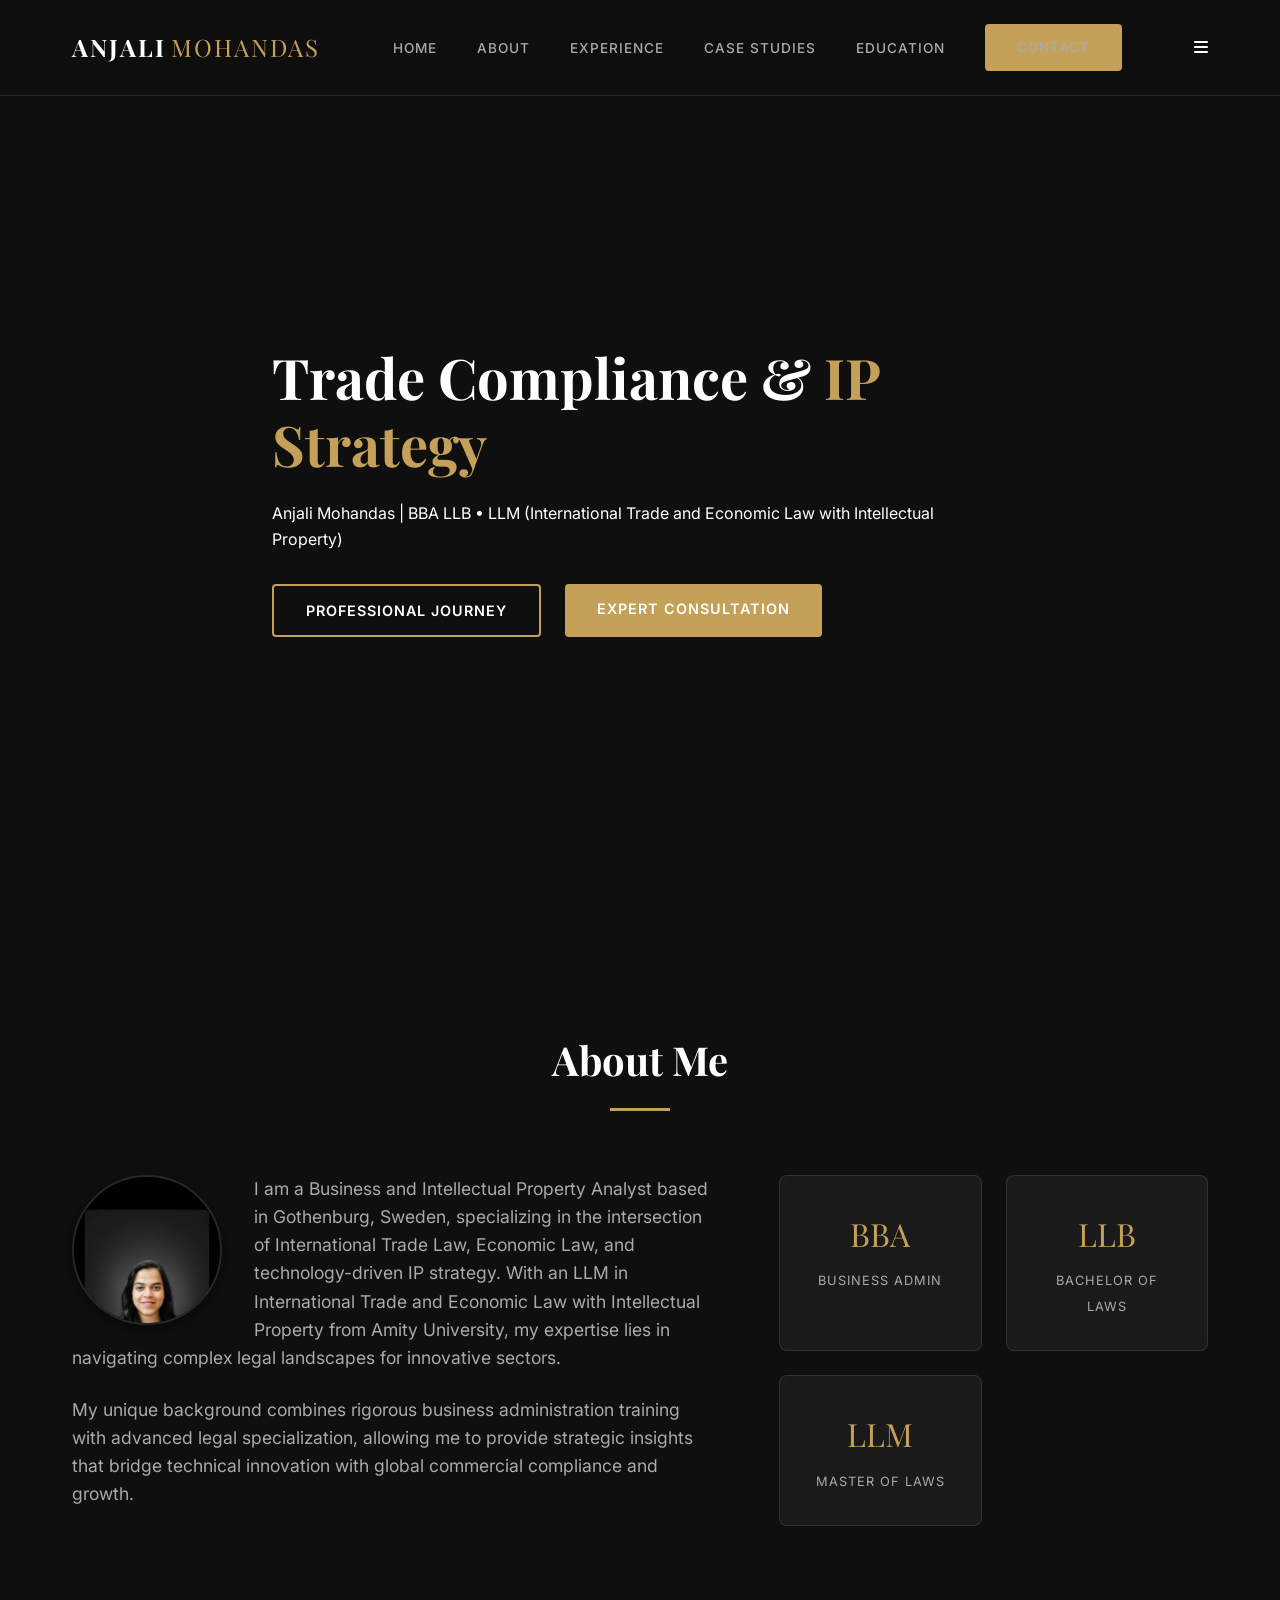
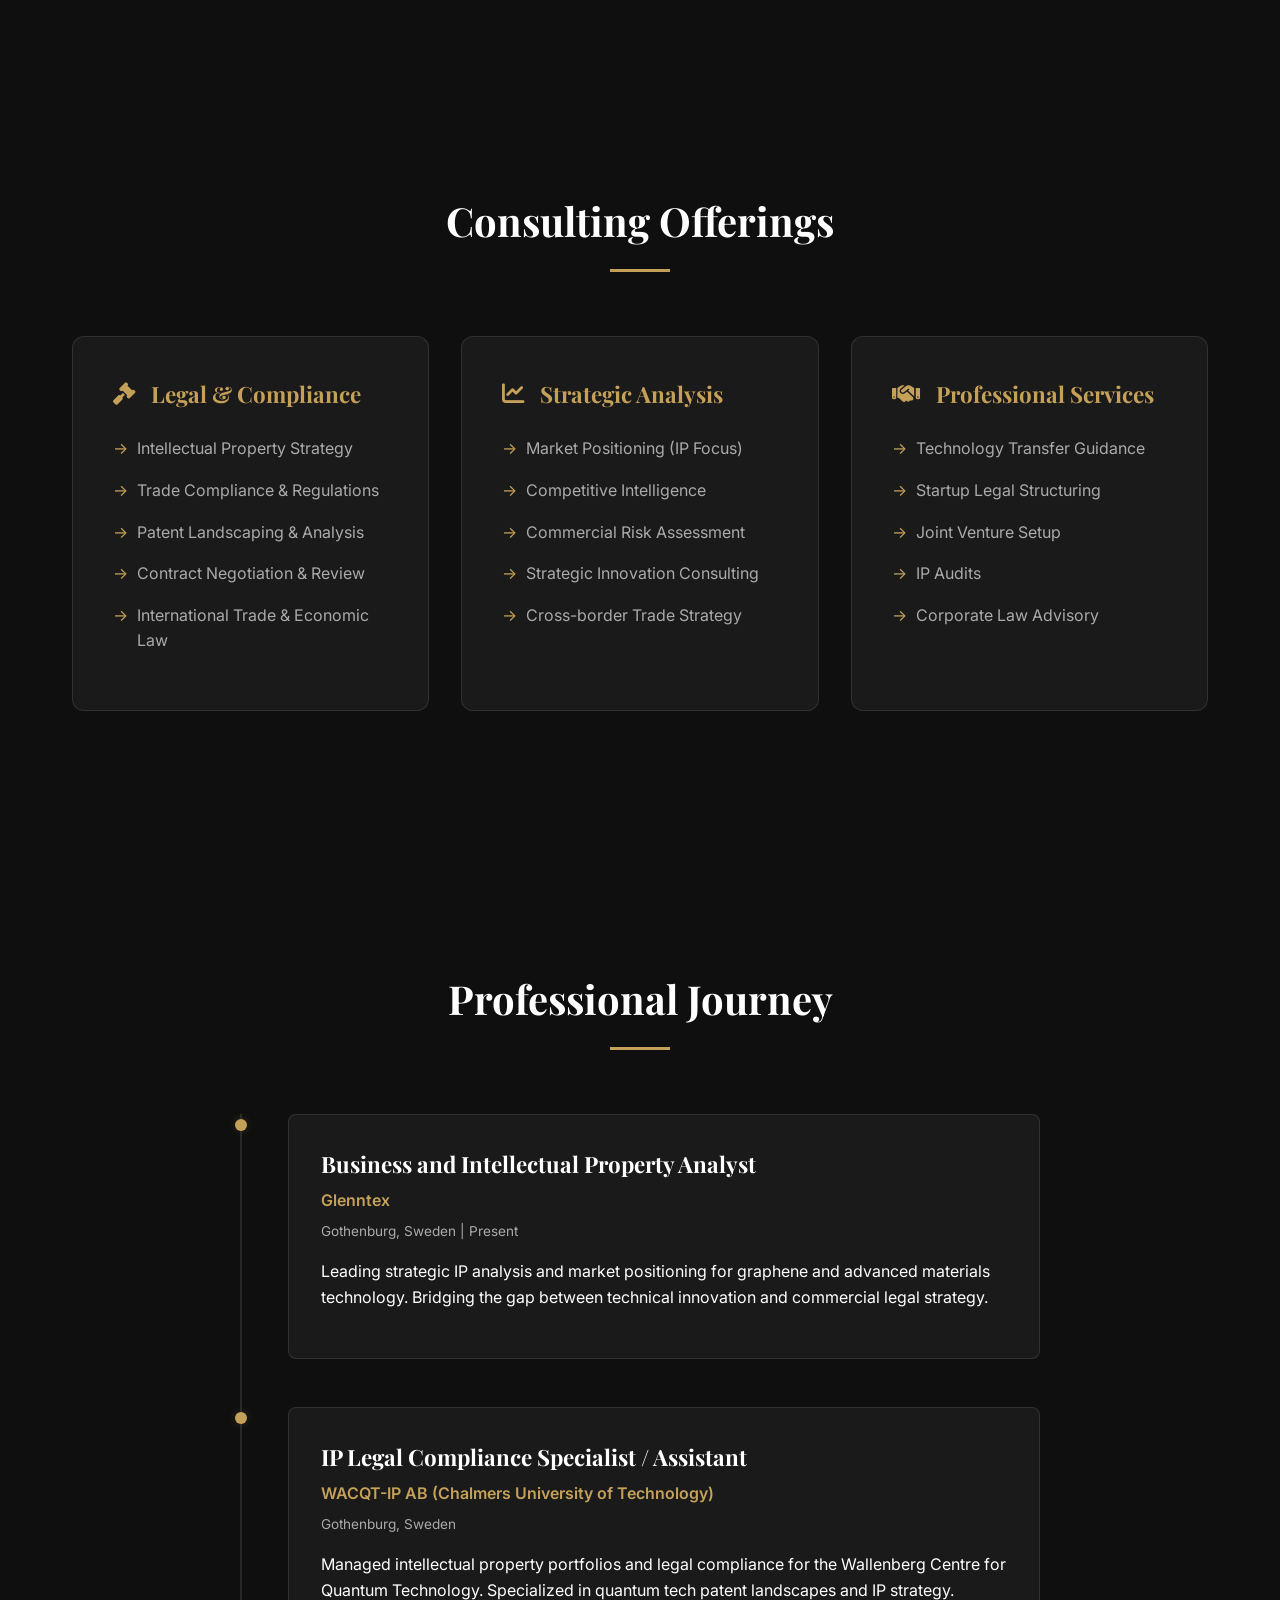
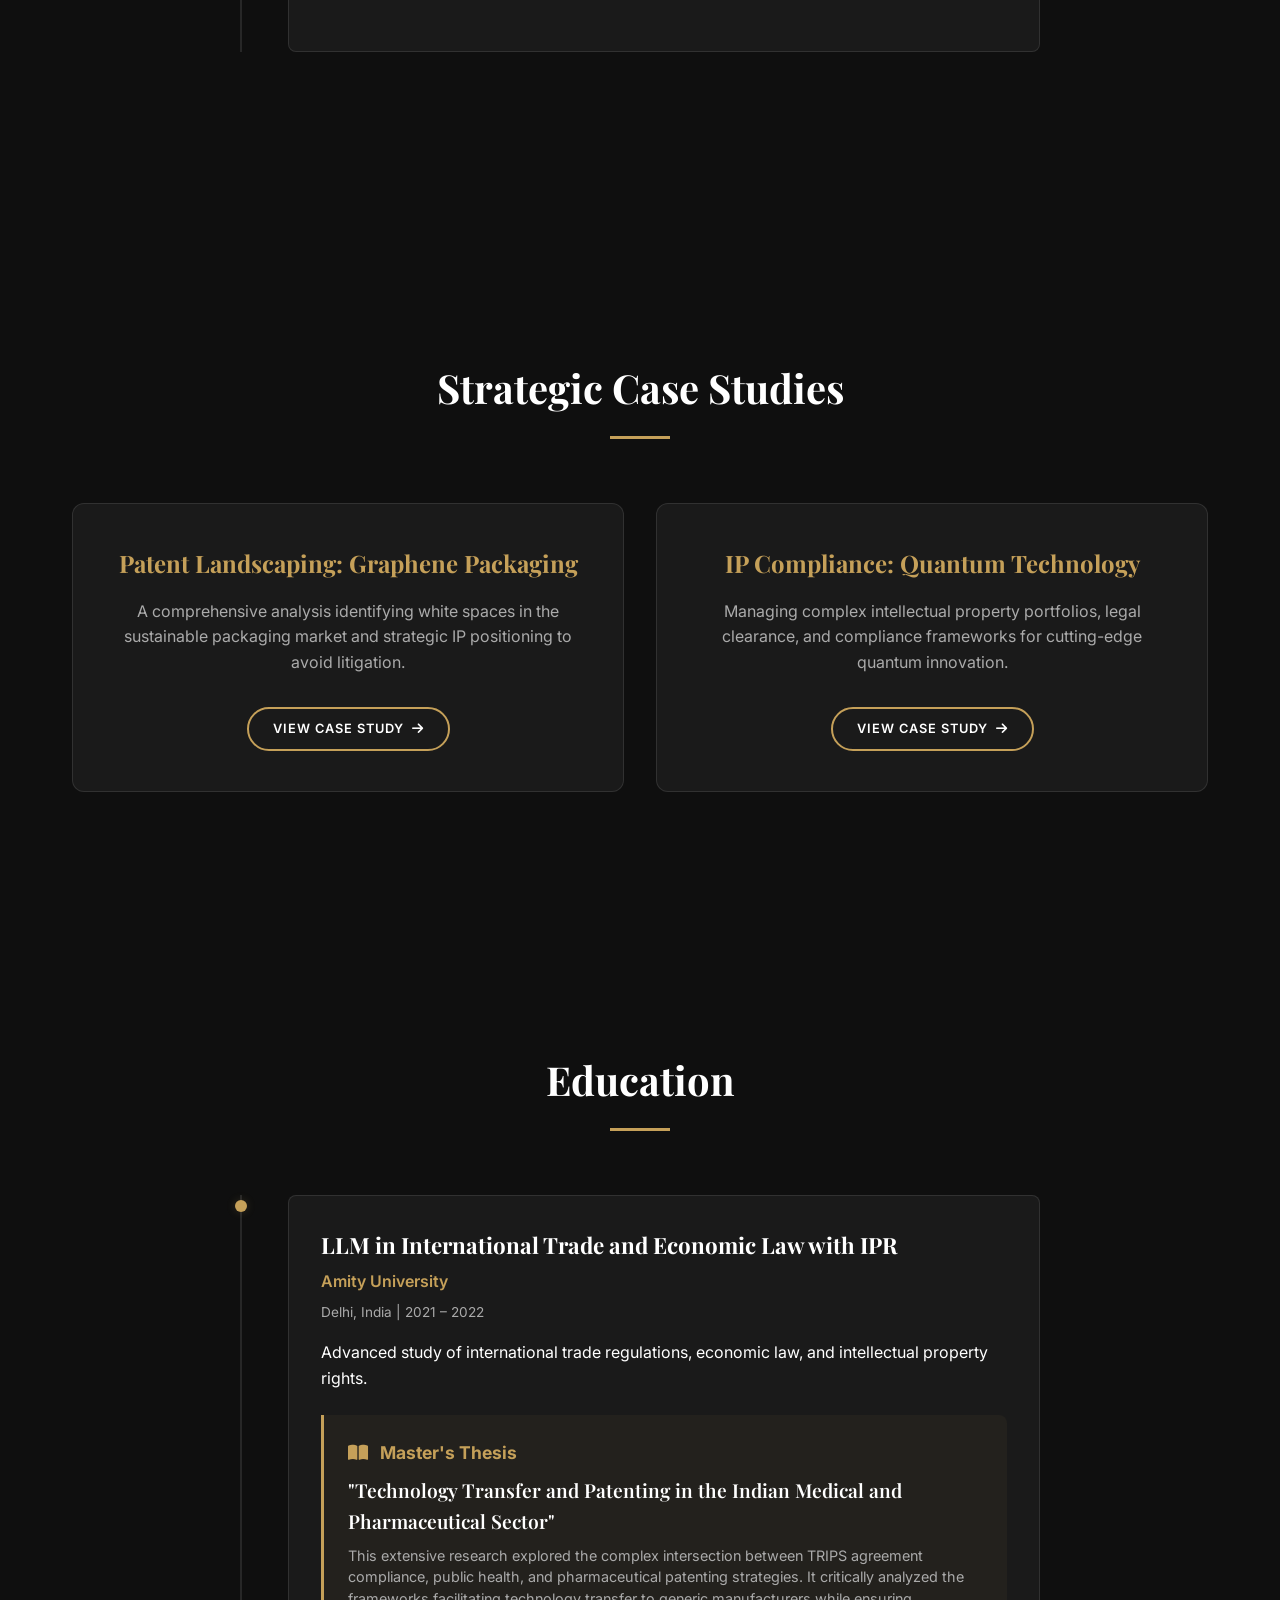
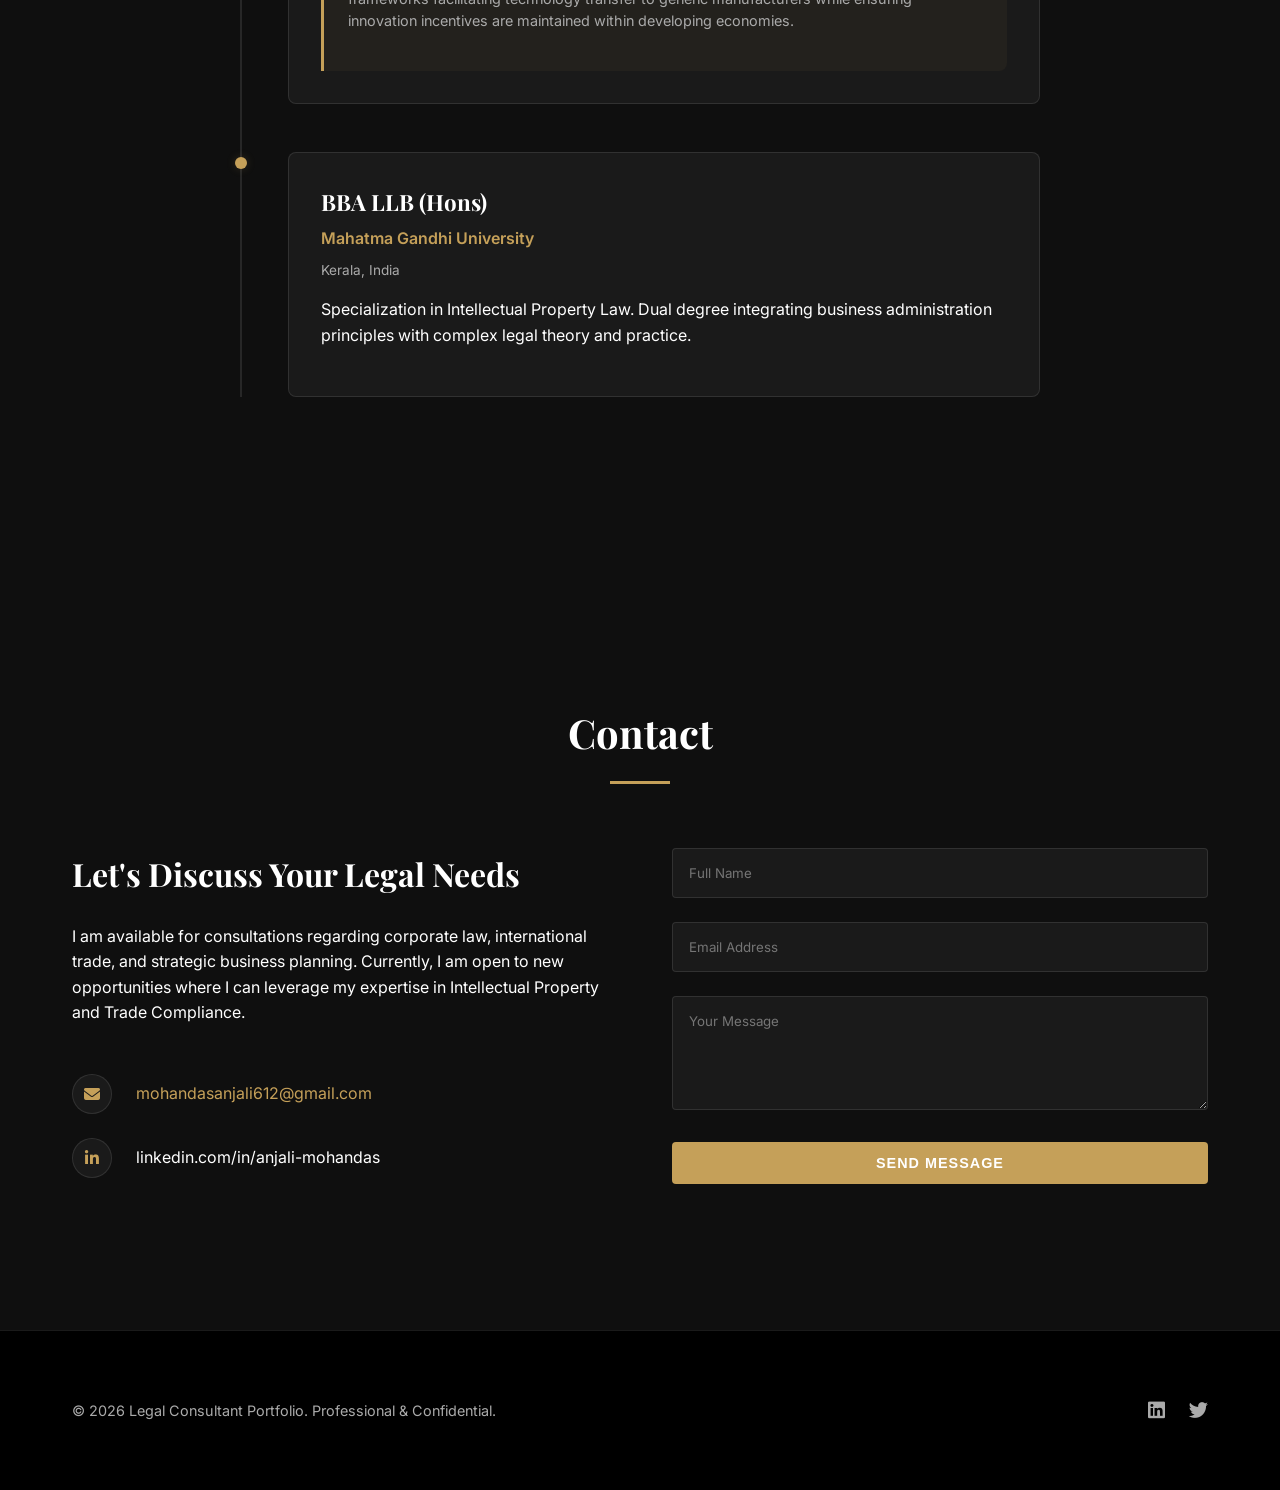
<file: index.html>
<!DOCTYPE html>
<html lang="en">

<head>
    <meta charset="UTF-8">
    <meta name="viewport" content="width=device-width, initial-scale=1.0">
    <meta name="description"
        content="Professional Portfolio of a Legal Consultant (BBA, LLB, LLM). Specialized in international business law and corporate legal strategy.">
    <title>Legal Consultant | Professional Portfolio</title>
    <!-- Google Fonts: Inter and Playfair Display for a premium look -->
    <link rel="preconnect" href="https://fonts.googleapis.com">
    <link rel="preconnect" href="https://fonts.gstatic.com" crossorigin>
    <link
        href="https://fonts.googleapis.com/css2?family=Inter:wght@300;400;600&family=Playfair+Display:ital,wght@0,700;1,700&display=swap"
        rel="stylesheet">
    <!-- Font Awesome for icons -->
    <link rel="stylesheet" href="https://cdnjs.cloudflare.com/ajax/libs/font-awesome/6.4.0/css/all.min.css">
    <link rel="stylesheet" href="style.css">
</head>

<body class="dark-theme">
    <nav class="navbar">
        <div class="container">
            <a href="#" class="logo">ANJALI<span>MOHANDAS</span></a>
            <ul class="nav-links">
                <li><a href="#home">Home</a></li>
                <li><a href="#about">About</a></li>
                <li><a href="#experience">Experience</a></li>
                <li><a href="#case-studies">Case Studies</a></li>
                <li><a href="#education">Education</a></li>
                <li><a href="#contact" class="btn btn-primary">Contact</a></li>
            </ul>
            <div class="menu-toggle">
                <i class="fas fa-bars"></i>
            </div>
        </div>
    </nav>

    <header id="home" class="hero">
        <div class="hero-overlay"></div>
        <div class="container hero-content">
            <h1 class="fade-in">Trade Compliance & <span>IP Strategy</span></h1>
            <p class="fade-in delay-1">Anjali Mohandas | BBA LLB • LLM (International Trade and Economic Law with
                Intellectual Property)</p>
            <div class="hero-btns fade-in delay-2">
                <a href="#experience" class="btn btn-outline">Professional Journey</a>
                <a href="#contact" class="btn btn-primary">Expert Consultation</a>

            </div>
        </div>
    </header>

    <section id="about" class="section about">
        <div class="container">
            <div class="section-header">
                <h2 class="title">About Me</h2>
                <div class="underline"></div>
            </div>
            <div class="about-grid" style="align-items: start;">
                <div class="about-text">
                    <img src="profile.jpg" alt="Anjali Mohandas"
                        style="float: left; width: 150px; height: 150px; border-radius: 50%; object-fit: cover; object-position: center top; margin: 0 2rem 1rem 0; box-shadow: 0 4px 15px rgba(0,0,0,0.5); border: 2px solid var(--border-color);">
                    <p>I am a Business and Intellectual Property Analyst based in Gothenburg, Sweden, specializing in
                        the intersection of International Trade Law, Economic Law, and technology-driven IP strategy.
                        With an
                        LLM in International Trade and Economic Law with Intellectual Property from Amity University, my
                        expertise lies in navigating complex legal
                        landscapes for innovative sectors.</p>
                    <p>My unique background combines rigorous business administration training with advanced legal
                        specialization, allowing me to provide strategic insights that bridge technical innovation with
                        global commercial compliance and growth.</p>
                </div>
                <div class="about-stats">
                    <div class="stat-card">
                        <span class="stat-number">BBA</span>
                        <span class="stat-label">Business Admin</span>
                    </div>
                    <div class="stat-card">
                        <span class="stat-number">LLB</span>
                        <span class="stat-label">Bachelor of Laws</span>
                    </div>
                    <div class="stat-card">
                        <span class="stat-number">LLM</span>
                        <span class="stat-label">Master of Laws</span>
                    </div>
                </div>
            </div>
        </div>
    </section>

    <section id="skills" class="section skills">
        <div class="container">
            <div class="section-header">
                <h2 class="title">Consulting Offerings</h2>
                <div class="underline"></div>
            </div>
            <div class="skills-grid" style="grid-template-columns: repeat(auto-fit, minmax(300px, 1fr)); gap: 2rem;">
                <div class="skill-category"
                    style="background: var(--bg-card); padding: 2.5rem; border-radius: 12px; border: 1px solid var(--border-color); transition: all 0.3s ease;">
                    <h3 style="color: var(--primary-color); font-size: 1.4rem; margin-bottom: 1.5rem;"><i
                            class="fas fa-gavel"></i> Legal & Compliance</h3>
                    <ul class="skill-list">
                        <li>Intellectual Property Strategy</li>
                        <li>Trade Compliance & Regulations</li>
                        <li>Patent Landscaping & Analysis</li>
                        <li>Contract Negotiation & Review</li>
                        <li>International Trade & Economic Law</li>
                    </ul>
                </div>
                <div class="skill-category"
                    style="background: var(--bg-card); padding: 2.5rem; border-radius: 12px; border: 1px solid var(--border-color); transition: all 0.3s ease;">
                    <h3 style="color: var(--primary-color); font-size: 1.4rem; margin-bottom: 1.5rem;"><i
                            class="fas fa-chart-line"></i> Strategic Analysis</h3>
                    <ul class="skill-list">
                        <li>Market Positioning (IP Focus)</li>
                        <li>Competitive Intelligence</li>
                        <li>Commercial Risk Assessment</li>
                        <li>Strategic Innovation Consulting</li>
                        <li>Cross-border Trade Strategy</li>
                    </ul>
                </div>

                <div class="skill-category"
                    style="background: var(--bg-card); padding: 2.5rem; border-radius: 12px; border: 1px solid var(--border-color); transition: all 0.3s ease;">
                    <h3 style="color: var(--primary-color); font-size: 1.4rem; margin-bottom: 1.5rem;"><i
                            class="fas fa-handshake"></i> Professional Services</h3>
                    <ul class="skill-list">
                        <li>Technology Transfer Guidance</li>
                        <li>Startup Legal Structuring</li>
                        <li>Joint Venture Setup</li>
                        <li>IP Audits</li>
                        <li>Corporate Law Advisory</li>
                    </ul>
                </div>
            </div>
        </div>
    </section>

    <section id="experience" class="section experience">
        <div class="container">
            <div class="section-header">
                <h2 class="title">Professional Journey</h2>
                <div class="underline"></div>
            </div>
            <div class="timeline">
                <div class="timeline-item">
                    <div class="timeline-dot"></div>
                    <div class="timeline-content">
                        <h3>Business and Intellectual Property Analyst</h3>
                        <p class="company">Glenntex</p>
                        <p class="date">Gothenburg, Sweden | Present</p>
                        <p>Leading strategic IP analysis and market positioning for graphene and advanced materials
                            technology. Bridging the gap between technical innovation and commercial legal strategy.</p>
                    </div>
                </div>
                <div class="timeline-item">
                    <div class="timeline-dot"></div>
                    <div class="timeline-content">
                        <h3>IP Legal Compliance Specialist / Assistant</h3>
                        <p class="company">WACQT-IP AB (Chalmers University of Technology)</p>
                        <p class="date">Gothenburg, Sweden</p>
                        <p>Managed intellectual property portfolios and legal compliance for the Wallenberg Centre for
                            Quantum Technology. Specialized in quantum tech patent landscapes and IP strategy.</p>
                    </div>
                </div>
            </div>
        </div>
    </section>

    <section id="case-studies" class="section case-studies">
        <div class="container">
            <div class="section-header">
                <h2 class="title">Strategic Case Studies</h2>
                <div class="underline"></div>
            </div>
            <div class="cs-grid"
                style="display: grid; grid-template-columns: repeat(auto-fit, minmax(300px, 1fr)); gap: 2rem;">
                <div class="info-card"
                    style="background: var(--bg-card); padding: 2.5rem; border-radius: 12px; border: 1px solid var(--border-color); text-align: center; transition: all 0.3s ease;">
                    <h3 style="color: var(--primary-color); margin-bottom: 1rem; font-size: 1.5rem;">Patent Landscaping:
                        Graphene Packaging</h3>
                    <p
                        style="color: var(--text-muted); margin-bottom: 2rem; max-width: 600px; margin-left: auto; margin-right: auto; line-height: 1.6;">
                        A comprehensive analysis identifying white spaces in the sustainable packaging market and
                        strategic IP positioning to avoid litigation.</p>
                    <a href="graphene-case-study.html" class="btn btn-outline"
                        style="border-radius: 30px; display: inline-flex; align-items: center; font-size: 0.8rem; padding: 0.6rem 1.5rem;">View
                        Case Study <i class="fas fa-arrow-right" style="margin-left: 8px;"></i></a>
                </div>

                <div class="info-card"
                    style="background: var(--bg-card); padding: 2.5rem; border-radius: 12px; border: 1px solid var(--border-color); text-align: center; transition: all 0.3s ease;">
                    <h3 style="color: var(--primary-color); margin-bottom: 1rem; font-size: 1.5rem;">IP Compliance:
                        Quantum Technology</h3>
                    <p
                        style="color: var(--text-muted); margin-bottom: 2rem; max-width: 600px; margin-left: auto; margin-right: auto; line-height: 1.6;">
                        Managing complex intellectual property portfolios, legal clearance, and compliance frameworks
                        for cutting-edge quantum innovation.</p>
                    <a href="quantum-case-study.html" class="btn btn-outline"
                        style="border-radius: 30px; display: inline-flex; align-items: center; font-size: 0.8rem; padding: 0.6rem 1.5rem;">View
                        Case Study <i class="fas fa-arrow-right" style="margin-left: 8px;"></i></a>
                </div>
            </div>
        </div>
    </section>

    <section id="education" class="section education">
        <div class="container">
            <div class="section-header">
                <h2 class="title">Education</h2>
                <div class="underline"></div>
            </div>
            <div class="timeline">
                <div class="timeline-item">
                    <div class="timeline-dot"></div>
                    <div class="timeline-content">
                        <h3>LLM in International Trade and Economic Law with IPR</h3>
                        <p class="company">Amity University</p>
                        <p class="date">Delhi, India | 2021 – 2022</p>
                        <p>Advanced study of international trade regulations, economic law, and intellectual property
                            rights.</p>

                        <!-- Master's Thesis Highlight -->
                        <div
                            style="margin-top: 1.5rem; background: rgba(197, 160, 89, 0.05); border-left: 3px solid var(--primary-color); padding: 1.5rem; border-radius: 0 8px 8px 0;">
                            <h4 style="color: var(--primary-color); margin-bottom: 0.5rem; font-size: 1.1rem;"><i
                                    class="fas fa-book-open" style="margin-right: 8px;"></i> Master's Thesis</h4>
                            <p
                                style="font-weight: 600; font-family: 'Playfair Display', serif; font-size: 1.2rem; margin-bottom: 0.5rem;">
                                "Technology Transfer and Patenting in the Indian Medical and Pharmaceutical Sector"</p>
                            <p style="font-size: 0.9rem; color: var(--text-muted); line-height: 1.5;">This extensive
                                research explored the complex intersection between TRIPS agreement compliance, public
                                health, and pharmaceutical patenting strategies. It critically analyzed the frameworks
                                facilitating technology transfer to generic manufacturers while ensuring innovation
                                incentives are maintained within developing economies.</p>
                        </div>
                    </div>
                </div>
                <div class="timeline-item">
                    <div class="timeline-dot"></div>
                    <div class="timeline-content">
                        <h3>BBA LLB (Hons)</h3>
                        <p class="company">Mahatma Gandhi University</p>
                        <p class="date">Kerala, India</p>
                        <p>Specialization in Intellectual Property Law. Dual degree integrating business administration
                            principles with complex legal theory and practice.</p>
                    </div>
                </div>
            </div>
        </div>
    </section>

    <section id="contact" class="section contact">
        <div class="container">
            <div class="section-header">
                <h2 class="title">Contact</h2>
                <div class="underline"></div>
            </div>
            <div class="contact-wrapper">
                <div class="contact-info">
                    <h3>Let's Discuss Your Legal Needs</h3>
                    <p>I am available for consultations regarding corporate law, international trade, and strategic
                        business planning. Currently, I am open to new opportunities where I can leverage my expertise
                        in Intellectual Property and Trade Compliance.</p>
                    <div class="contact-details">
                        <div class="detail-item">
                            <i class="fas fa-envelope"></i>
                            <span>mohandasanjali612@gmail.com</span>
                        </div>
                        <div class="detail-item">
                            <i class="fab fa-linkedin-in"></i>
                            <a href="https://www.linkedin.com/in/anjali-mohandas/" target="_blank"
                                class="contact-link">linkedin.com/in/anjali-mohandas</a>
                        </div>
                    </div>
                </div>
                <form class="contact-form" action="https://formspree.io/f/xyzkpzro" method="POST">
                    <div class="form-group">
                        <input type="text" name="name" placeholder="Full Name" required>
                    </div>
                    <div class="form-group">
                        <input type="email" name="email" placeholder="Email Address" required>
                    </div>
                    <div class="form-group">
                        <textarea name="message" placeholder="Your Message" rows="5" required></textarea>
                    </div>
                    <button type="submit" class="btn btn-primary full-width">Send Message</button>
                </form>
            </div>
        </div>
    </section>

    <footer class="footer">
        <div class="container">
            <div class="footer-content">
                <p>&copy; 2026 Legal Consultant Portfolio. Professional & Confidential.</p>
                <div class="social-links">
                    <a href="#"><i class="fab fa-linkedin"></i></a>
                    <a href="#"><i class="fab fa-twitter"></i></a>
                </div>
            </div>
        </div>
    </footer>

    <script src="main.js"></script>
</body>

</html>
</file>
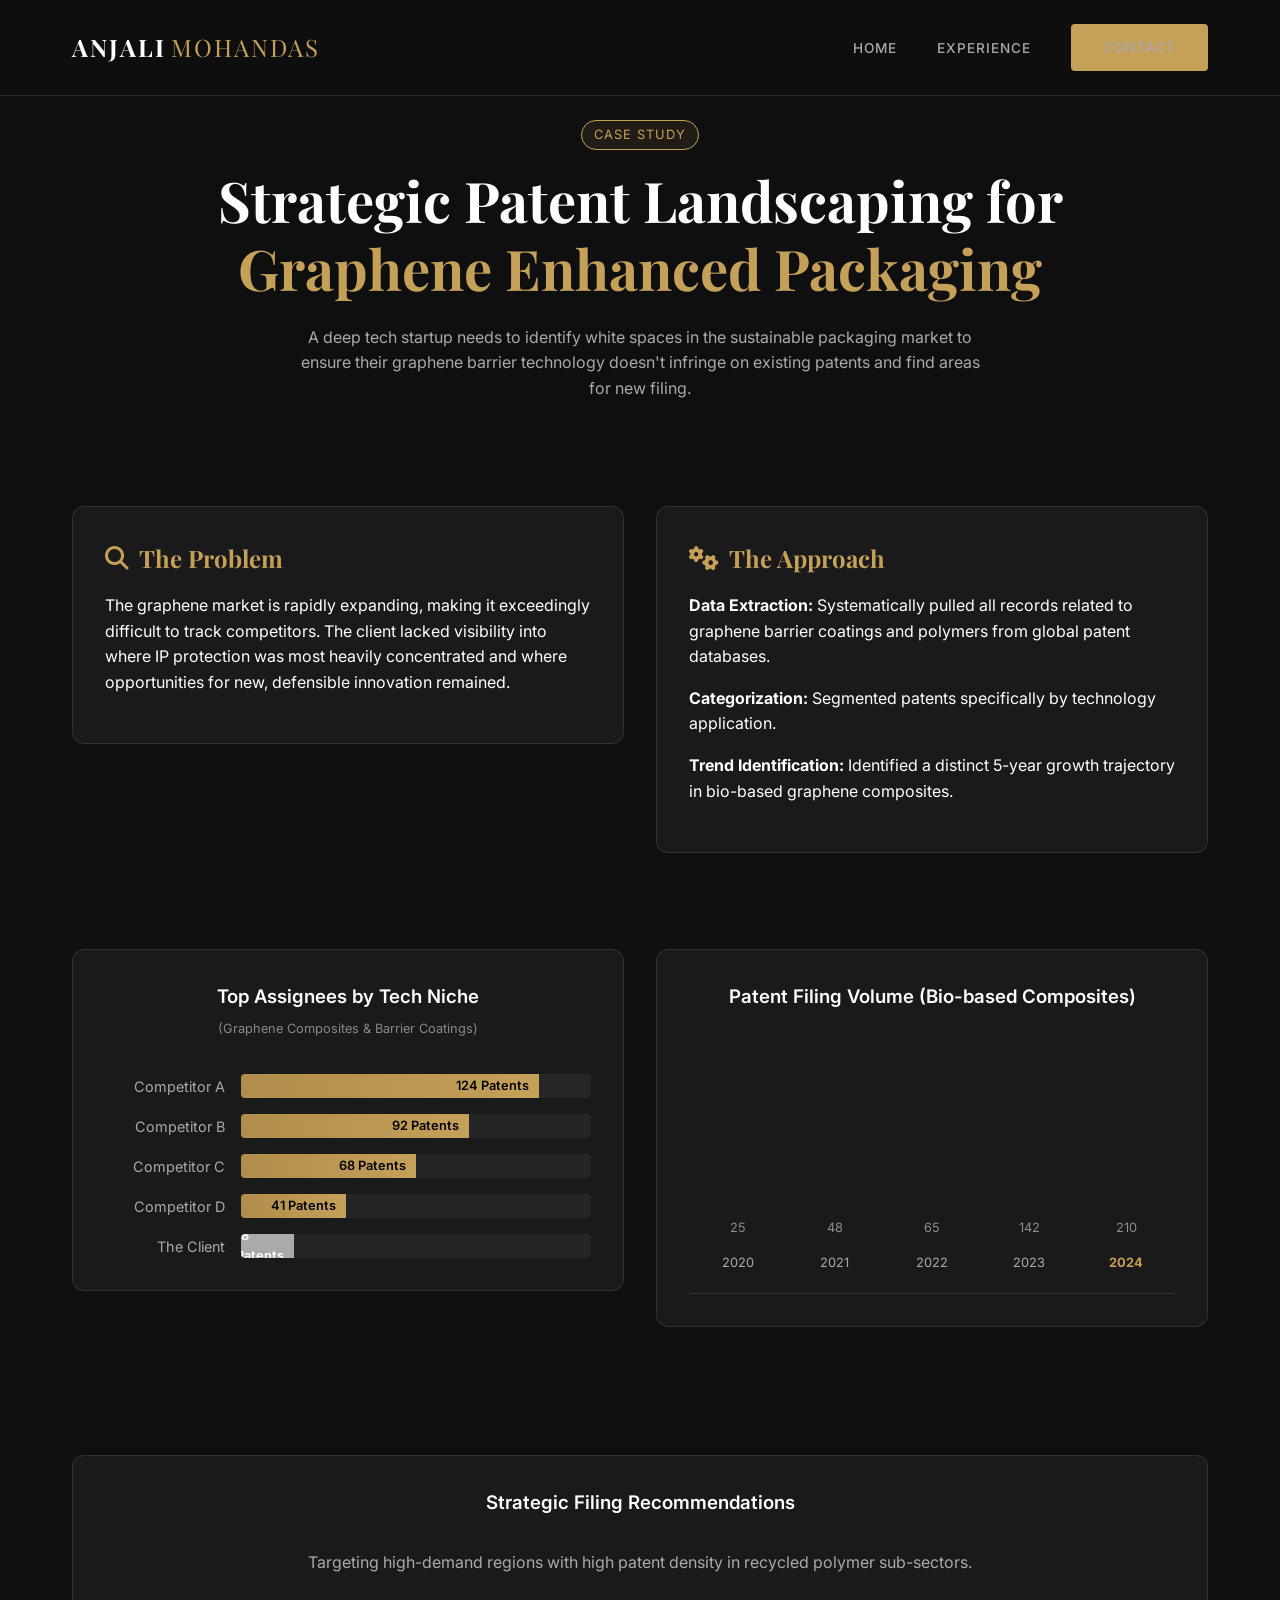
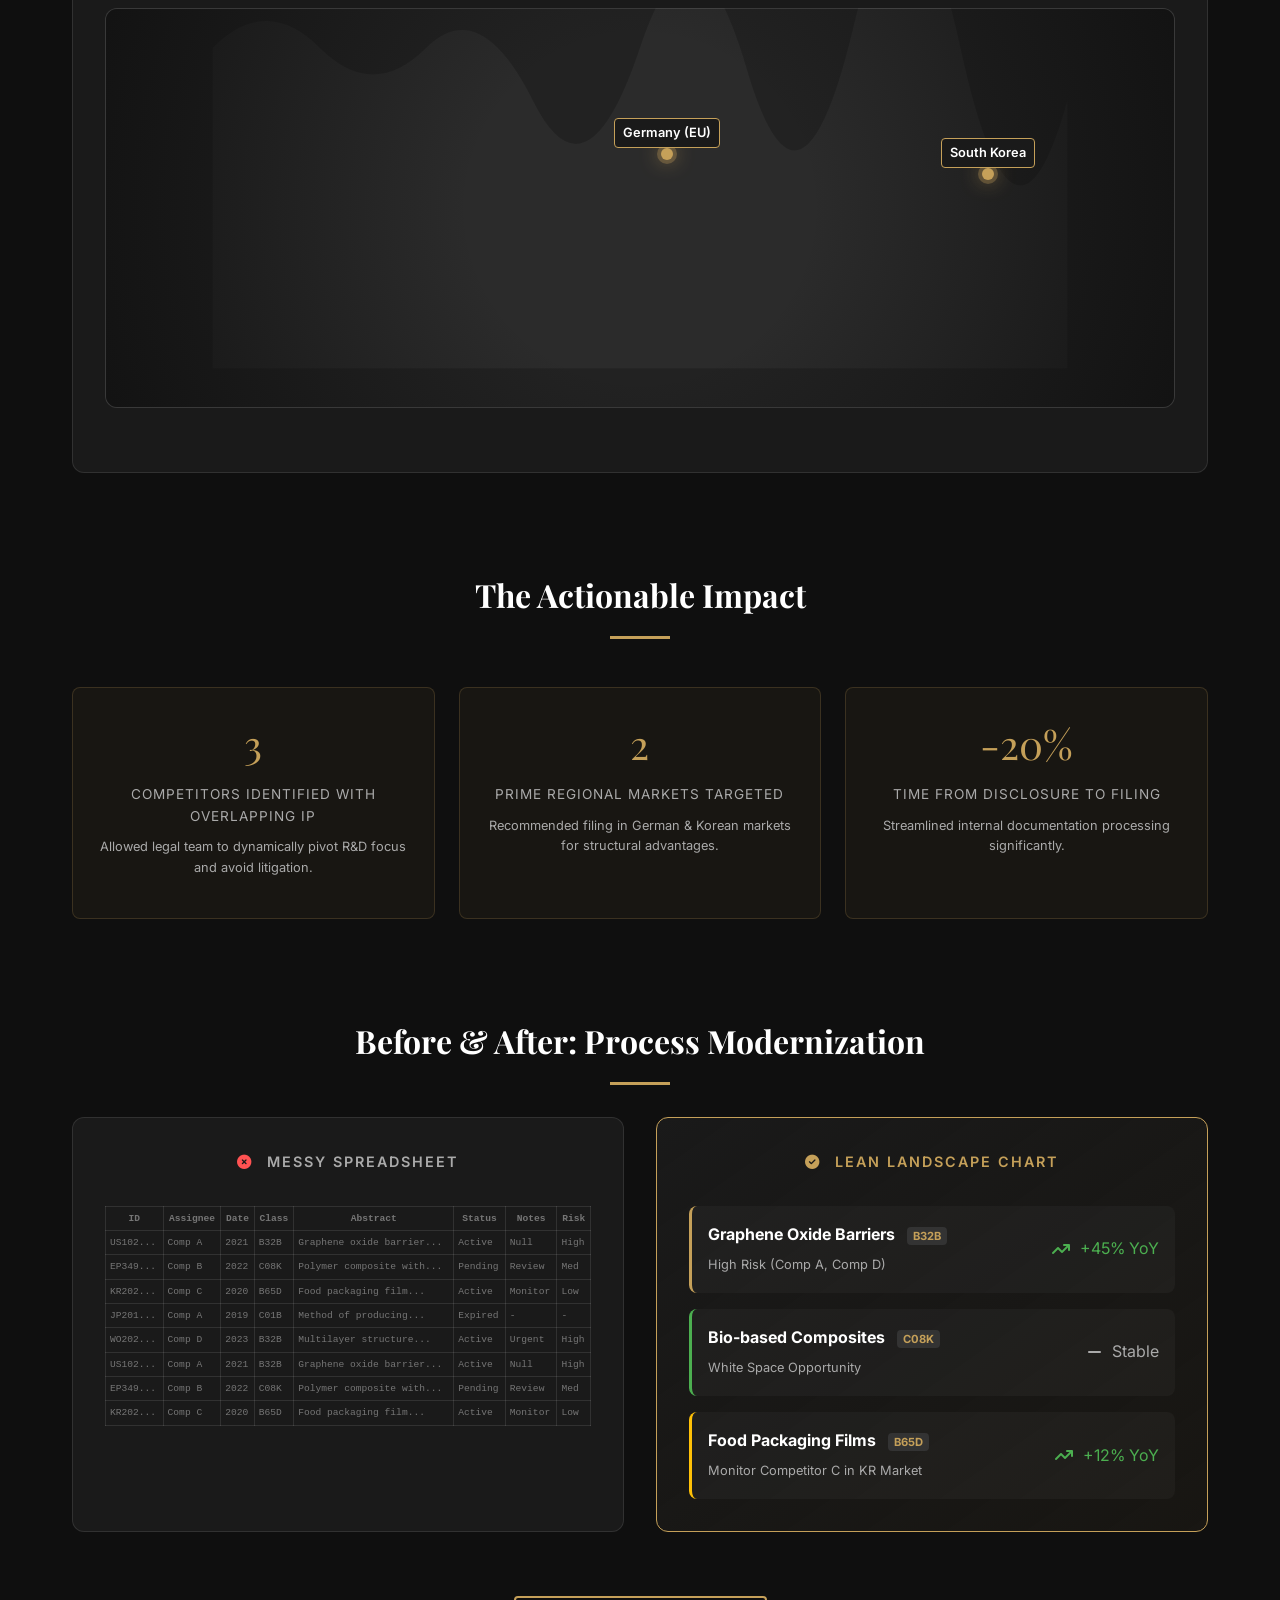
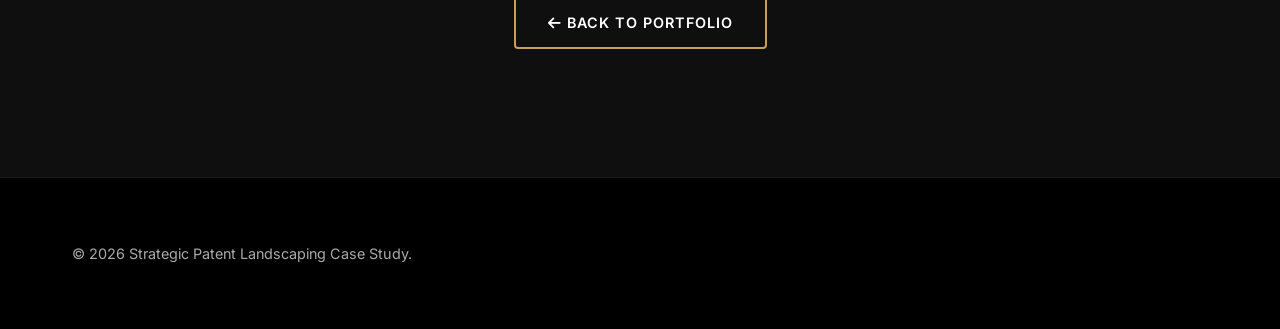
<file: graphene-case-study.html>
<!DOCTYPE html>
<html lang="en">

<head>
    <meta charset="UTF-8">
    <meta name="viewport" content="width=device-width, initial-scale=1.0">
    <meta name="description"
        content="Case Study: Strategic Patent Landscaping for Graphene Enhanced Packaging by Anjali Mohandas">
    <title>Strategic Patent Landscaping | Graphene Enhanced Packaging</title>
    <!-- Google Fonts -->
    <link rel="preconnect" href="https://fonts.googleapis.com">
    <link rel="preconnect" href="https://fonts.gstatic.com" crossorigin>
    <link href="https://fonts.googleapis.com/css2?family=Inter:wght@300;400;600&family=Playfair+Display:ital,wght@0,700;1,700&display=swap" rel="stylesheet">
    <!-- Font Awesome -->
    <link rel="stylesheet" href="https://cdnjs.cloudflare.com/ajax/libs/font-awesome/6.4.0/css/all.min.css">
    <link rel="stylesheet" href="style.css">
    <style>
        /* Specific Case Study Styles */
        .case-header {
            padding-top: 120px;
            padding-bottom: 40px;
            background: linear-gradient(to bottom, rgba(15,15,15,0.9), var(--bg-dark));
            text-align: center;
        }

        .tag {
            display: inline-block;
            background: rgba(197, 160, 89, 0.1);
            color: var(--primary-color);
            padding: 4px 12px;
            border-radius: 20px;
            font-size: 0.8rem;
            text-transform: uppercase;
            letter-spacing: 1px;
            margin-bottom: 1rem;
            border: 1px solid var(--primary-color);
        }

        .cs-grid {
            display: grid;
            grid-template-columns: 1fr 1fr;
            gap: 2rem;
            margin-top: 2rem;
            align-items: start;
        }

        @media (max-width: 768px) {
            .cs-grid {
                grid-template-columns: 1fr;
            }
        }

        .info-card {
            background: var(--bg-card);
            padding: 2rem;
            border-radius: 12px;
            border: 1px solid var(--border-color);
            position: relative;
            overflow: hidden;
            transition: var(--transition);
        }

        .info-card:hover {
            border-color: var(--primary-color);
            box-shadow: 0 10px 30px rgba(0,0,0,0.5);
            transform: translateY(-5px);
        }

        .info-card h3 {
            color: var(--primary-color);
            margin-bottom: 1rem;
            font-size: 1.5rem;
            display: flex;
            align-items: center;
            gap: 10px;
        }

        /* Chart Styles */
        .chart-container {
            margin: 4rem 0;
            padding: 2rem;
            background: var(--bg-card);
            border-radius: 12px;
            border: 1px solid var(--border-color);
        }

        .chart-title {
            text-align: center;
            margin-bottom: 2rem;
            font-family: 'Inter', sans-serif;
            font-weight: 600;
        }

        /* Patent Holder Grid (Bar Chart Horizontal) */
        .holder-chart {
            display: flex;
            flex-direction: column;
            gap: 1rem;
        }

        .holder-row {
            display: flex;
            align-items: center;
            gap: 1rem;
        }

        .holder-label {
            width: 120px;
            font-size: 0.9rem;
            color: var(--text-muted);
            text-align: right;
        }

        .holder-bar-wrap {
            flex-grow: 1;
            background: rgba(255,255,255,0.05);
            border-radius: 4px;
            height: 24px;
            overflow: hidden;
            position: relative;
        }

        .holder-bar {
            height: 100%;
            background: linear-gradient(90deg, var(--primary-hover), var(--primary-color));
            display: flex;
            align-items: center;
            justify-content: flex-end;
            padding-right: 10px;
            font-size: 0.8rem;
            font-weight: 600;
            color: #000;
            animation: growRight 1s ease-out forwards;
            width: 0;
        }

        /* Timeline Chart (Vertical Bars) */
        .timeline-chart {
            display: flex;
            align-items: flex-end;
            justify-content: space-around;
            height: 250px;
            padding-bottom: 20px;
            border-bottom: 1px solid var(--border-color);
            margin-top: 2rem;
        }

        .timeline-bar-wrap {
            display: flex;
            flex-direction: column;
            align-items: center;
            gap: 10px;
            width: 40px;
        }

        .timeline-bar {
            width: 100%;
            background: var(--primary-color);
            border-radius: 4px 4px 0 0;
            position: relative;
            animation: growUp 1s ease-out forwards;
            height: 0;
            opacity: 0.8;
            transition: var(--transition);
        }

        .timeline-bar:hover {
            opacity: 1;
            box-shadow: 0 0 15px var(--accent-glow);
        }

        .timeline-bar::after {
            content: attr(data-val);
            position: absolute;
            top: -25px;
            left: 50%;
            transform: translateX(-50%);
            font-size: 0.8rem;
            color: var(--text-muted);
        }

        .timeline-label {
            font-size: 0.8rem;
            color: var(--text-muted);
        }

        /* Map Placeholder */
        .map-container {
            position: relative;
            width: 100%;
            height: 400px;
            background: url('data:image/svg+xml;utf8,<svg xmlns="http://www.w3.org/2000/svg" viewBox="0 0 1000 500"><path fill="%23222" d="M0,0h1000v500H0z"/><path fill="%23333" d="M100,100 Q150,50 200,100 T300,100 T400,150 T500,100 T600,120 T700,80 T800,100 T900,150 V400 H100 Z" opacity="0.5"/></svg>') center/cover;
            border-radius: 12px;
            border: 1px solid var(--border-color);
            margin: 2rem 0;
            overflow: hidden;
        }

        .map-overlay {
            position: absolute;
            inset: 0;
            background: radial-gradient(circle at center, transparent 30%, rgba(15,15,15,0.8));
        }

        .map-pin {
            position: absolute;
            width: 12px;
            height: 12px;
            background: var(--primary-color);
            border-radius: 50%;
            box-shadow: 0 0 0 4px rgba(197, 160, 89, 0.3), 0 0 20px var(--primary-color);
            animation: pulse 2s infinite;
        }

        .pin-de { top: 35%; left: 52%; } /* Germany approx */
        .pin-kr { top: 40%; left: 82%; } /* Korea approx */

        .pin-label {
            position: absolute;
            top: -30px;
            left: 50%;
            transform: translateX(-50%);
            background: var(--bg-card);
            border: 1px solid var(--primary-color);
            padding: 4px 8px;
            border-radius: 4px;
            font-size: 0.8rem;
            font-weight: 600;
            white-space: nowrap;
        }

        /* Before & After */
        .ba-container {
            display: flex;
            gap: 2rem;
            align-items: stretch;
            margin-top: 2rem;
        }

        @media (max-width: 900px) {
            .ba-container { flex-direction: column; }
        }

        .ba-side {
            flex: 1;
            padding: 2rem;
            border-radius: 12px;
            background: var(--bg-card);
            border: 1px solid var(--border-color);
            position: relative;
        }

        .ba-side.after {
            border-color: var(--primary-color);
            background: linear-gradient(145deg, var(--bg-card), rgba(197, 160, 89, 0.05));
        }

        .ba-title {
            text-align: center;
            font-weight: 600;
            margin-bottom: 2rem;
            color: var(--text-muted);
            text-transform: uppercase;
            letter-spacing: 2px;
            font-size: 0.9rem;
        }

        .after .ba-title {
            color: var(--primary-color);
        }

        /* Messy Spreadsheet Mock */
        .spreadsheet {
            width: 100%;
            border-collapse: collapse;
            font-size: 0.6rem;
            font-family: monospace;
            color: rgba(255,255,255,0.4);
            filter: blur(0.5px);
        }

        .spreadsheet th, .spreadsheet td {
            border: 1px solid rgba(255,255,255,0.1);
            padding: 4px;
            overflow: hidden;
            white-space: nowrap;
        }

        /* Lean Dashboard Mock */
        .dashboard-mock {
            display: flex;
            flex-direction: column;
            gap: 1rem;
        }

        .dash-row {
            display: flex;
            justify-content: space-between;
            align-items: center;
            padding: 1rem;
            background: rgba(255,255,255,0.03);
            border-radius: 8px;
            border-left: 3px solid var(--primary-color);
        }

        .dash-trend {
            display: flex;
            align-items: center;
            gap: 10px;
            color: #4CAF50;
        }

        /* Key Metrics */
        .metrics-grid {
            display: grid;
            grid-template-columns: repeat(3, 1fr);
            gap: 1.5rem;
            margin: 3rem 0;
        }

        .metric-card {
            text-align: center;
            padding: 1.5rem;
            background: rgba(197, 160, 89, 0.05);
            border: 1px solid rgba(197, 160, 89, 0.2);
            border-radius: 8px;
        }

        .metric-val {
            font-size: 2.5rem;
            color: var(--primary-color);
            font-family: 'Playfair Display', serif;
            margin-bottom: 0.5rem;
        }

        .metric-label {
            font-size: 0.85rem;
            text-transform: uppercase;
            letter-spacing: 1px;
            color: var(--text-muted);
        }

        @keyframes growRight { from { width: 0; } }
        @keyframes growUp { from { height: 0; } }
        @keyframes pulse {
            0% { box-shadow: 0 0 0 0 rgba(197, 160, 89, 0.7); }
            70% { box-shadow: 0 0 0 15px rgba(197, 160, 89, 0); }
            100% { box-shadow: 0 0 0 0 rgba(197, 160, 89, 0); }
        }
    </style>
</head>

<body class="dark-theme">
    <nav class="navbar">
        <div class="container">
            <a href="index.html" class="logo">ANJALI<span>MOHANDAS</span></a>
            <ul class="nav-links">
                <li><a href="index.html#home">Home</a></li>
                <li><a href="index.html#experience">Experience</a></li>
                <li><a href="index.html#contact" class="btn btn-primary">Contact</a></li>
            </ul>
        </div>
    </nav>

    <header class="case-header">
        <div class="container">
            <span class="tag">Case Study</span>
            <h1 class="fade-in">Strategic Patent Landscaping for<br><span>Graphene Enhanced Packaging</span></h1>
            <p class="fade-in delay-1" style="max-width: 700px; margin: 0 auto; color: var(--text-muted);">
                A deep tech startup needs to identify white spaces in the sustainable packaging market to ensure their
                graphene barrier technology doesn't infringe on existing patents and find areas for new filing.
            </p>
        </div>
    </header>

    <section class="section" style="padding-top: 2rem;">
        <div class="container">
            
            <!-- Context -->
            <div class="cs-grid reveal-on-scroll">
                <div class="info-card">
                    <h3><i class="fas fa-search"></i> The Problem</h3>
                    <p>The graphene market is rapidly expanding, making it exceedingly difficult to track competitors. The client lacked visibility into where IP protection was most heavily concentrated and where opportunities for new, defensible innovation remained.</p>
                </div>
                <div class="info-card">
                    <h3><i class="fas fa-cogs"></i> The Approach</h3>
                    <p><strong>Data Extraction:</strong> Systematically pulled all records related to graphene barrier coatings and polymers from global patent databases.</p>
                    <p><strong>Categorization:</strong> Segmented patents specifically by technology application.</p>
                    <p><strong>Trend Identification:</strong> Identified a distinct 5-year growth trajectory in bio-based graphene composites.</p>
                </div>
            </div>

            <!-- Visuals: Niches & Timeline -->
            <div class="cs-grid reveal-on-scroll">
                <div class="chart-container">
                    <h3 class="chart-title">Top Assignees by Tech Niche<br><span style="font-size:0.8rem; font-weight:400; color:#888;">(Graphene Composites & Barrier Coatings)</span></h3>
                    <div class="holder-chart">
                        <div class="holder-row">
                            <div class="holder-label">Competitor A</div>
                            <div class="holder-bar-wrap"><div class="holder-bar" style="max-width: 85%;">124 Patents</div></div>
                        </div>
                        <div class="holder-row">
                            <div class="holder-label">Competitor B</div>
                            <div class="holder-bar-wrap"><div class="holder-bar" style="max-width: 65%;">92 Patents</div></div>
                        </div>
                        <div class="holder-row">
                            <div class="holder-label">Competitor C</div>
                            <div class="holder-bar-wrap"><div class="holder-bar" style="max-width: 50%;">68 Patents</div></div>
                        </div>
                        <div class="holder-row">
                            <div class="holder-label">Competitor D</div>
                            <div class="holder-bar-wrap"><div class="holder-bar" style="max-width: 30%;">41 Patents</div></div>
                        </div>
                        <div class="holder-row">
                            <div class="holder-label">The Client</div>
                            <div class="holder-bar-wrap"><div class="holder-bar" style="max-width: 15%; background: var(--text-muted); color: #fff;">18 Patents</div></div>
                        </div>
                    </div>
                </div>

                <div class="chart-container">
                    <h3 class="chart-title">Patent Filing Volume (Bio-based Composites)</h3>
                    <div class="timeline-chart">
                        <div class="timeline-bar-wrap">
                            <div class="timeline-bar" style="height: 20%;" data-val="25"></div>
                            <div class="timeline-label">2020</div>
                        </div>
                        <div class="timeline-bar-wrap">
                            <div class="timeline-bar" style="height: 35%;" data-val="48"></div>
                            <div class="timeline-label">2021</div>
                        </div>
                        <div class="timeline-bar-wrap">
                            <div class="timeline-bar" style="height: 45%;" data-val="65"></div>
                            <div class="timeline-label">2022</div>
                        </div>
                        <div class="timeline-bar-wrap">
                            <div class="timeline-bar" style="height: 85%;" data-val="142"></div>
                            <div class="timeline-label">2023</div>
                        </div>
                        <div class="timeline-bar-wrap">
                            <div class="timeline-bar" style="height: 100%; box-shadow: 0 0 15px var(--primary-color);" data-val="210"></div>
                            <div class="timeline-label"><span style="color:var(--primary-color); font-weight:bold;">2024</span></div>
                        </div>
                    </div>
                </div>
            </div>

            <!-- Map -->
            <div class="chart-container reveal-on-scroll">
                <h3 class="chart-title">Strategic Filing Recommendations</h3>
                <p style="text-align:center; color:var(--text-muted); margin-bottom: 2rem;">Targeting high-demand regions with high patent density in recycled polymer sub-sectors.</p>
                <div class="map-container">
                    <div class="map-overlay"></div>
                    <div class="map-pin pin-de">
                        <div class="pin-label">Germany (EU)</div>
                    </div>
                    <div class="map-pin pin-kr">
                        <div class="pin-label">South Korea</div>
                    </div>
                </div>
            </div>

            <!-- Actionable Results -->
            <div class="section-header reveal-on-scroll" style="margin-top: 6rem; margin-bottom: 2rem;">
                <h2 class="title" style="font-size: 2rem;">The Actionable Impact</h2>
                <div class="underline"></div>
            </div>

            <div class="metrics-grid reveal-on-scroll">
                <div class="metric-card">
                    <div class="metric-val">3</div>
                    <div class="metric-label">Competitors Identified with Overlapping IP</div>
                    <p style="font-size: 0.8rem; margin-top: 10px; color: var(--text-muted);">Allowed legal team to dynamically pivot R&D focus and avoid litigation.</p>
                </div>
                <div class="metric-card">
                    <div class="metric-val">2</div>
                    <div class="metric-label">Prime Regional Markets Targeted</div>
                    <p style="font-size: 0.8rem; margin-top: 10px; color: var(--text-muted);">Recommended filing in German & Korean markets for structural advantages.</p>
                </div>
                <div class="metric-card">
                    <div class="metric-val">-20%</div>
                    <div class="metric-label">Time from Disclosure to Filing</div>
                    <p style="font-size: 0.8rem; margin-top: 10px; color: var(--text-muted);">Streamlined internal documentation processing significantly.</p>
                </div>
            </div>

            <!-- Before and After -->
            <div class="section-header reveal-on-scroll" style="margin-top: 6rem; margin-bottom: 2rem;">
                <h2 class="title" style="font-size: 2rem;">Before & After: Process Modernization</h2>
                <div class="underline"></div>
            </div>
            
            <div class="ba-container reveal-on-scroll">
                <div class="ba-side">
                    <div class="ba-title"><i class="fas fa-times-circle" style="color: #ff5252; margin-right:8px;"></i> Messy Spreadsheet</div>
                    <table class="spreadsheet">
                        <tr><th>ID</th><th>Assignee</th><th>Date</th><th>Class</th><th>Abstract</th><th>Status</th><th>Notes</th><th>Risk</th></tr>
                        <tr><td>US102...</td><td>Comp A</td><td>2021</td><td>B32B</td><td>Graphene oxide barrier...</td><td>Active</td><td>Null</td><td>High</td></tr>
                        <tr><td>EP349...</td><td>Comp B</td><td>2022</td><td>C08K</td><td>Polymer composite with...</td><td>Pending</td><td>Review</td><td>Med</td></tr>
                        <tr><td>KR202...</td><td>Comp C</td><td>2020</td><td>B65D</td><td>Food packaging film...</td><td>Active</td><td>Monitor</td><td>Low</td></tr>
                        <tr><td>JP201...</td><td>Comp A</td><td>2019</td><td>C01B</td><td>Method of producing...</td><td>Expired</td><td>-</td><td>-</td></tr>
                        <tr><td>WO202...</td><td>Comp D</td><td>2023</td><td>B32B</td><td>Multilayer structure...</td><td>Active</td><td>Urgent</td><td>High</td></tr>
                        <tr><td>US102...</td><td>Comp A</td><td>2021</td><td>B32B</td><td>Graphene oxide barrier...</td><td>Active</td><td>Null</td><td>High</td></tr>
                        <tr><td>EP349...</td><td>Comp B</td><td>2022</td><td>C08K</td><td>Polymer composite with...</td><td>Pending</td><td>Review</td><td>Med</td></tr>
                        <tr><td>KR202...</td><td>Comp C</td><td>2020</td><td>B65D</td><td>Food packaging film...</td><td>Active</td><td>Monitor</td><td>Low</td></tr>
                    </table>
                </div>
                <div class="ba-side after">
                    <div class="ba-title"><i class="fas fa-check-circle" style="color: var(--primary-color); margin-right:8px;"></i> Lean Landscape Chart</div>
                    <div class="dashboard-mock">
                        <div class="dash-row">
                            <div>
                                <strong style="display:block; margin-bottom:4px;">Graphene Oxide Barriers <span style="font-size:0.7rem; background:#333; padding:2px 6px; border-radius:4px; margin-left:8px;">B32B</span></strong>
                                <span style="font-size: 0.8rem; color: var(--text-muted);">High Risk (Comp A, Comp D)</span>
                            </div>
                            <div class="dash-trend"><i class="fas fa-arrow-trend-up"></i> +45% YoY</div>
                        </div>
                        <div class="dash-row" style="border-left-color: #4CAF50;">
                            <div>
                                <strong style="display:block; margin-bottom:4px;">Bio-based Composites <span style="font-size:0.7rem; background:#333; padding:2px 6px; border-radius:4px; margin-left:8px;">C08K</span></strong>
                                <span style="font-size: 0.8rem; color: var(--text-muted);">White Space Opportunity</span>
                            </div>
                            <div class="dash-trend" style="color:var(--text-muted);"><i class="fas fa-minus"></i> Stable</div>
                        </div>
                        <div class="dash-row" style="border-left-color: #FFC107;">
                            <div>
                                <strong style="display:block; margin-bottom:4px;">Food Packaging Films <span style="font-size:0.7rem; background:#333; padding:2px 6px; border-radius:4px; margin-left:8px;">B65D</span></strong>
                                <span style="font-size: 0.8rem; color: var(--text-muted);">Monitor Competitor C in KR Market</span>
                            </div>
                            <div class="dash-trend"><i class="fas fa-arrow-trend-up"></i> +12% YoY</div>
                        </div>
                    </div>
                </div>
            </div>

            <div style="text-align: center; margin-top: 4rem;">
                <a href="index.html" class="btn btn-outline"><i class="fas fa-arrow-left"></i> Back to Portfolio</a>
            </div>
        </div>
    </section>

    <footer class="footer">
        <div class="container">
            <div class="footer-content">
                <p>&copy; 2026 Strategic Patent Landscaping Case Study.</p>
            </div>
        </div>
    </footer>

    <script>
        // Trigger animations when elements come into view
        const observer = new IntersectionObserver((entries) => {
            entries.forEach(entry => {
                if (entry.isIntersecting) {
                    entry.target.classList.add('revealed');
                    
                    // Trigger bar chart animations
                    if (entry.target.querySelector('.holder-bar')) {
                        const bars = entry.target.querySelectorAll('.holder-bar');
                        bars.forEach(bar => {
                            bar.style.width = bar.style.maxWidth;
                        });
                    }
                    if (entry.target.querySelector('.timeline-bar')) {
                        const tbars = entry.target.querySelectorAll('.timeline-bar');
                        tbars.forEach(bar => {
                            const h = bar.style.height;
                            bar.style.backgroundColor = 'var(--primary-color)'; 
                        });
                    }
                }
            });
        }, { threshold: 0.1 });

        document.querySelectorAll('.reveal-on-scroll').forEach((el) => {
            observer.observe(el);
        });
    </script>
</body>
</html>
</file>
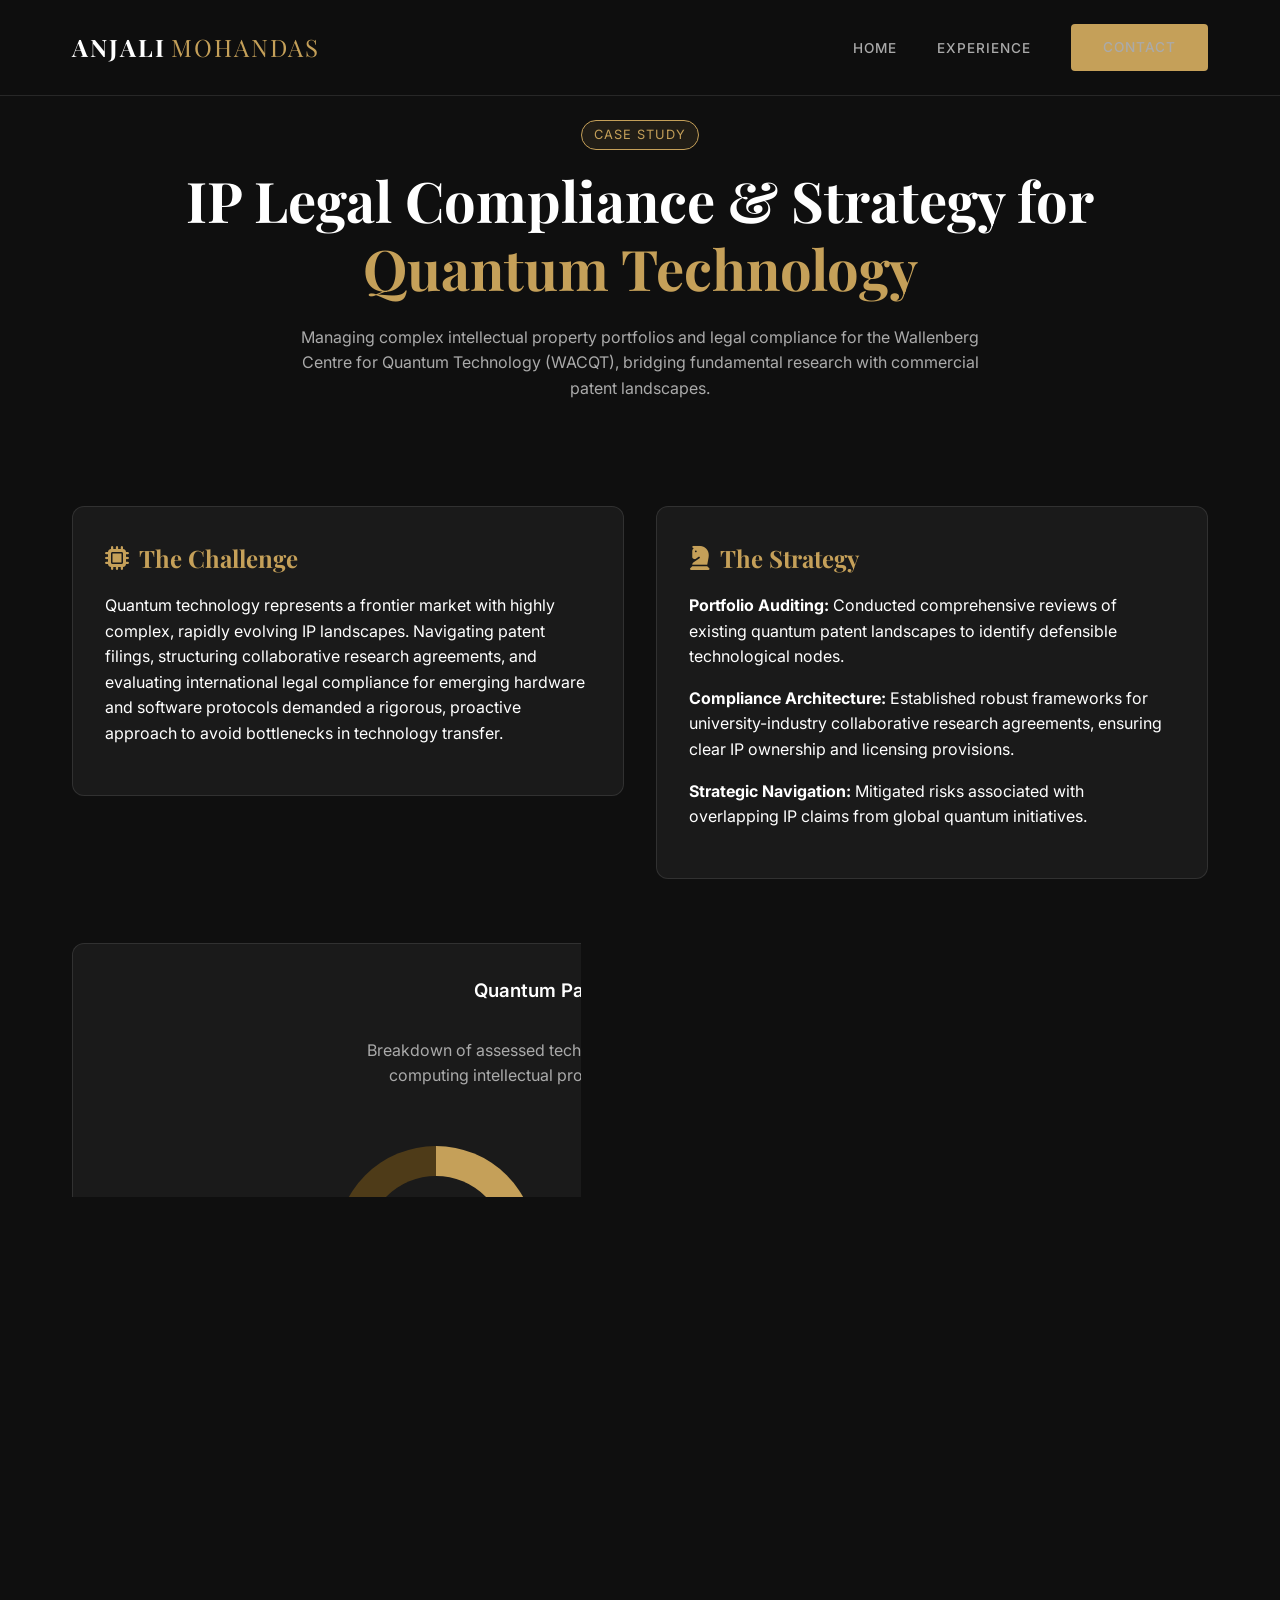
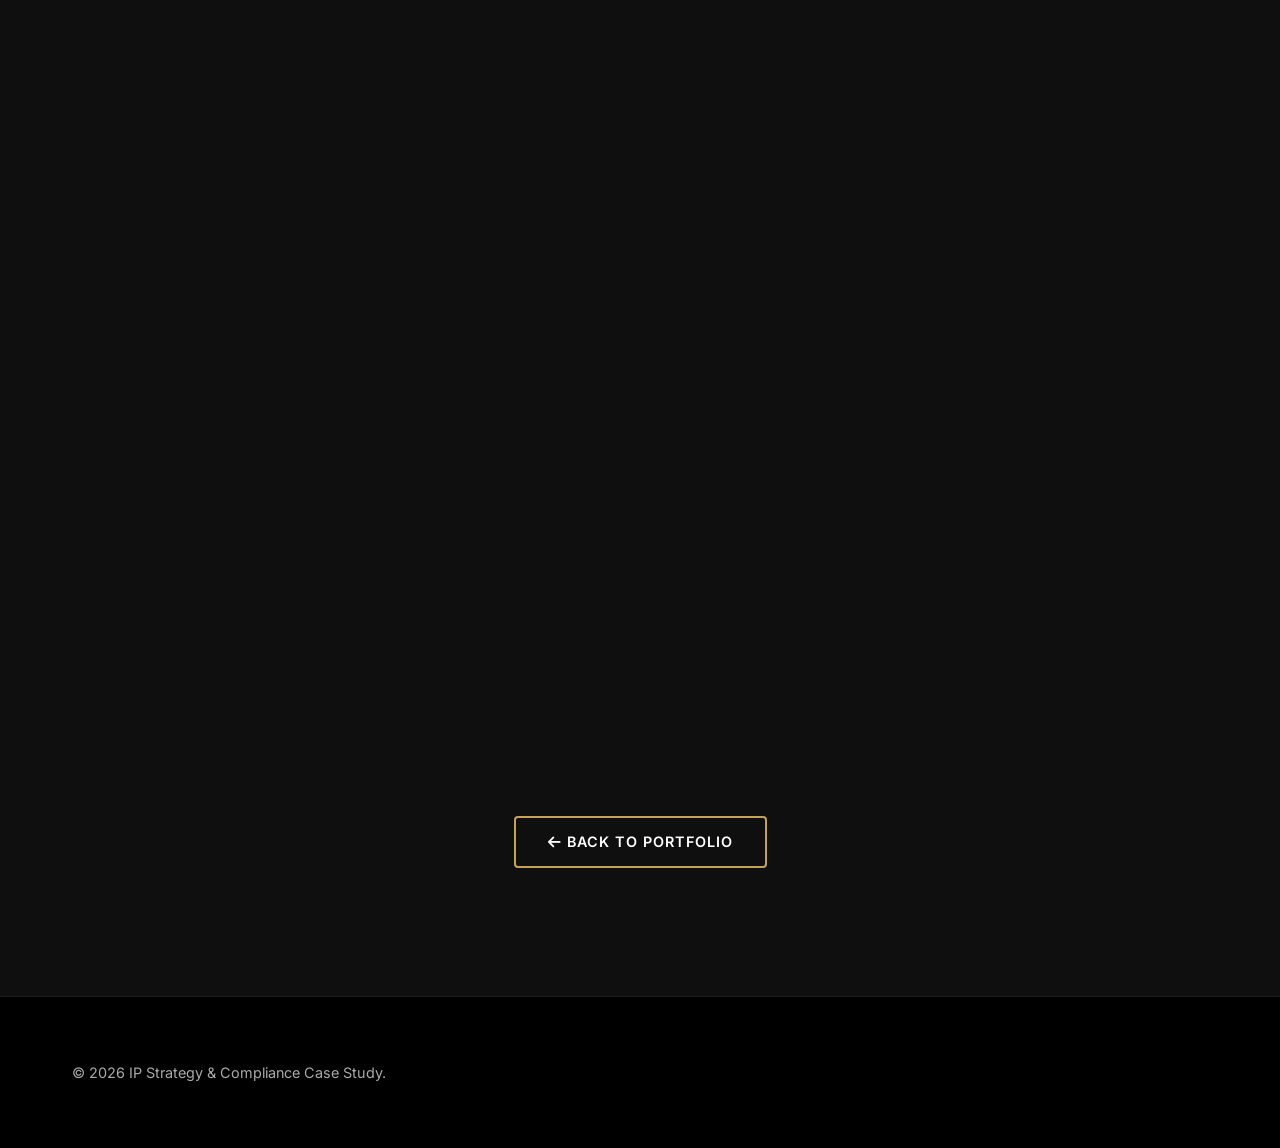
<file: quantum-case-study.html>
<!DOCTYPE html>
<html lang="en">

<head>
    <meta charset="UTF-8">
    <meta name="viewport" content="width=device-width, initial-scale=1.0">
    <meta name="description"
        content="Case Study: IP Strategy & Legal Compliance for Quantum Technology Innovations by Anjali Mohandas">
    <title>IP Strategy & Compliance | Quantum Technology</title>
    <!-- Google Fonts -->
    <link rel="preconnect" href="https://fonts.googleapis.com">
    <link rel="preconnect" href="https://fonts.gstatic.com" crossorigin>
    <link
        href="https://fonts.googleapis.com/css2?family=Inter:wght@300;400;600&family=Playfair+Display:ital,wght@0,700;1,700&display=swap"
        rel="stylesheet">
    <!-- Font Awesome -->
    <link rel="stylesheet" href="https://cdnjs.cloudflare.com/ajax/libs/font-awesome/6.4.0/css/all.min.css">
    <link rel="stylesheet" href="style.css">
    <style>
        /* Specific Case Study Styles */
        .case-header {
            padding-top: 120px;
            padding-bottom: 40px;
            background: linear-gradient(to bottom, rgba(15, 15, 15, 0.9), var(--bg-dark));
            text-align: center;
        }

        .tag {
            display: inline-block;
            background: rgba(197, 160, 89, 0.1);
            color: var(--primary-color);
            padding: 4px 12px;
            border-radius: 20px;
            font-size: 0.8rem;
            text-transform: uppercase;
            letter-spacing: 1px;
            margin-bottom: 1rem;
            border: 1px solid var(--primary-color);
        }

        .cs-grid {
            display: grid;
            grid-template-columns: 1fr 1fr;
            gap: 2rem;
            margin-top: 2rem;
            align-items: start;
        }

        @media (max-width: 768px) {
            .cs-grid {
                grid-template-columns: 1fr;
            }
        }

        .info-card {
            background: var(--bg-card);
            padding: 2rem;
            border-radius: 12px;
            border: 1px solid var(--border-color);
            position: relative;
            overflow: hidden;
            transition: var(--transition);
        }

        .info-card:hover {
            border-color: var(--primary-color);
            box-shadow: 0 10px 30px rgba(0, 0, 0, 0.5);
            transform: translateY(-5px);
        }

        .info-card h3 {
            color: var(--primary-color);
            margin-bottom: 1rem;
            font-size: 1.5rem;
            display: flex;
            align-items: center;
            gap: 10px;
        }

        /* Chart Styles */
        .chart-container {
            margin: 4rem 0;
            padding: 2rem;
            background: var(--bg-card);
            border-radius: 12px;
            border: 1px solid var(--border-color);
        }

        .chart-title {
            text-align: center;
            margin-bottom: 2rem;
            font-family: 'Inter', sans-serif;
            font-weight: 600;
        }

        /* Animated Donut Chart */
        .donut-container {
            display: flex;
            align-items: center;
            justify-content: center;
            gap: 4rem;
        }

        .donut-chart {
            position: relative;
            width: 200px;
            height: 200px;
            border-radius: 50%;
            background: conic-gradient(var(--primary-color) 0deg 180deg,
                    /* 50% */
                    #7c6130 180deg 288deg,
                    /* 30% */
                    #4e3b18 288deg 360deg
                    /* 20% */
                );
            animation: rotateIn 1.5s ease-out;
        }

        .donut-hole {
            position: absolute;
            top: 50%;
            left: 50%;
            transform: translate(-50%, -50%);
            width: 140px;
            height: 140px;
            background: var(--bg-card);
            border-radius: 50%;
            display: flex;
            align-items: center;
            justify-content: center;
            flex-direction: column;
        }

        .donut-label {
            font-size: 2rem;
            font-family: 'Playfair Display', serif;
            color: white;
            line-height: 1;
        }

        .donut-sublabel {
            font-size: 0.7rem;
            text-transform: uppercase;
            letter-spacing: 1px;
            color: var(--text-muted);
            margin-top: 5px;
        }

        .donut-legend {
            display: flex;
            flex-direction: column;
            gap: 1rem;
        }

        .legend-item {
            display: flex;
            align-items: center;
            gap: 10px;
            font-size: 0.9rem;
            color: var(--text-muted);
        }

        .legend-color {
            width: 16px;
            height: 16px;
            border-radius: 4px;
        }

        @media (max-width: 600px) {
            .donut-container {
                flex-direction: column;
                gap: 2rem;
            }
        }

        /* Flow Process */
        .flow-container {
            display: flex;
            justify-content: space-between;
            align-items: center;
            padding: 2rem 0;
            position: relative;
        }

        @media (max-width: 800px) {
            .flow-container {
                flex-direction: column;
                gap: 2rem;
            }

            .flow-arrow {
                transform: rotate(90deg);
            }
        }

        .flow-step {
            flex: 1;
            text-align: center;
            padding: 2rem;
            background: rgba(255, 255, 255, 0.03);
            border: 1px solid var(--border-color);
            border-radius: 8px;
            position: relative;
            z-index: 2;
            transition: var(--transition);
        }

        .flow-step:hover {
            background: rgba(197, 160, 89, 0.1);
            border-color: var(--primary-color);
            transform: translateY(-5px);
        }

        .flow-step i {
            font-size: 2.5rem;
            color: var(--primary-color);
            margin-bottom: 1rem;
        }

        .flow-step h4 {
            margin-bottom: 0.5rem;
            font-size: 1.1rem;
        }

        .flow-step p {
            font-size: 0.85rem;
            color: var(--text-muted);
            margin: 0;
        }

        .flow-arrow {
            color: var(--primary-color);
            font-size: 1.5rem;
            opacity: 0.5;
            animation: pulseSlide 2s infinite;
        }

        /* Key Metrics Grid */
        .metrics-grid {
            display: grid;
            grid-template-columns: repeat(3, 1fr);
            gap: 1.5rem;
            margin: 3rem 0;
        }

        .metric-card {
            text-align: center;
            padding: 1.5rem;
            background: rgba(197, 160, 89, 0.05);
            border: 1px solid rgba(197, 160, 89, 0.2);
            border-radius: 8px;
        }

        .metric-val {
            font-size: 2.5rem;
            color: var(--primary-color);
            font-family: 'Playfair Display', serif;
            margin-bottom: 0.5rem;
        }

        .metric-label {
            font-size: 0.85rem;
            text-transform: uppercase;
            letter-spacing: 1px;
            color: var(--text-muted);
        }

        @media (max-width: 768px) {
            .metrics-grid {
                grid-template-columns: 1fr;
            }
        }

        /* Animations */
        @keyframes rotateIn {
            from {
                transform: rotate(-90deg) scale(0.8);
                opacity: 0;
            }

            to {
                transform: rotate(0) scale(1);
                opacity: 1;
            }
        }

        @keyframes pulseSlide {
            0% {
                transform: translateX(-5px);
                opacity: 0.3;
            }

            50% {
                transform: translateX(5px);
                opacity: 0.8;
            }

            100% {
                transform: translateX(-5px);
                opacity: 0.3;
            }
        }
    </style>
</head>

<body class="dark-theme">
    <nav class="navbar">
        <div class="container">
            <a href="index.html" class="logo">ANJALI<span>MOHANDAS</span></a>
            <ul class="nav-links">
                <li><a href="index.html#home">Home</a></li>
                <li><a href="index.html#experience">Experience</a></li>
                <li><a href="index.html#contact" class="btn btn-primary">Contact</a></li>
            </ul>
        </div>
    </nav>

    <header class="case-header">
        <div class="container">
            <span class="tag">Case Study</span>
            <h1 class="fade-in">IP Legal Compliance & Strategy for<br><span>Quantum Technology</span></h1>
            <p class="fade-in delay-1" style="max-width: 700px; margin: 0 auto; color: var(--text-muted);">
                Managing complex intellectual property portfolios and legal compliance for the Wallenberg Centre for
                Quantum Technology (WACQT), bridging fundamental research with commercial patent landscapes.
            </p>
        </div>
    </header>

    <section class="section" style="padding-top: 2rem;">
        <div class="container">

            <!-- Context -->
            <div class="cs-grid reveal-on-scroll">
                <div class="info-card">
                    <h3><i class="fas fa-microchip"></i> The Challenge</h3>
                    <p>Quantum technology represents a frontier market with highly complex, rapidly evolving IP
                        landscapes. Navigating patent filings, structuring collaborative research agreements, and
                        evaluating international legal compliance for emerging hardware and software protocols demanded
                        a rigorous, proactive approach to avoid bottlenecks in technology transfer.</p>
                </div>
                <div class="info-card">
                    <h3><i class="fas fa-chess-knight"></i> The Strategy</h3>
                    <p><strong>Portfolio Auditing:</strong> Conducted comprehensive reviews of existing quantum patent
                        landscapes to identify defensible technological nodes.</p>
                    <p><strong>Compliance Architecture:</strong> Established robust frameworks for university-industry
                        collaborative research agreements, ensuring clear IP ownership and licensing provisions.</p>
                    <p><strong>Strategic Navigation:</strong> Mitigated risks associated with overlapping IP claims from
                        global quantum initiatives.</p>
                </div>
            </div>

            <!-- Visuals: Portfolio Composition -->
            <div class="chart-container reveal-on-scroll">
                <h3 class="chart-title">Quantum Patent Landscape Mapping</h3>
                <p
                    style="text-align:center; color:var(--text-muted); margin-bottom: 2rem; max-width: 600px; margin-left: auto; margin-right: auto;">
                    Breakdown of assessed technological domains within the global quantum computing intellectual
                    property landscape to identify strategic filing opportunities.
                </p>

                <div class="donut-container">
                    <div class="donut-chart">
                        <div class="donut-hole">
                            <span class="donut-label">120+</span>
                            <span class="donut-sublabel">Patents Assessed</span>
                        </div>
                    </div>
                    <div class="donut-legend">
                        <div class="legend-item">
                            <div class="legend-color" style="background: var(--primary-color);"></div>
                            <div>
                                <strong>50% Quantum Hardware & Qubits</strong>
                                <div style="font-size: 0.8rem;">Superconducting circuits & topological architectures
                                </div>
                            </div>
                        </div>
                        <div class="legend-item">
                            <div class="legend-color" style="background: #7c6130;"></div>
                            <div>
                                <strong>30% Quantum Algorithms & Software</strong>
                                <div style="font-size: 0.8rem;">Error correction codes & optimization algorithms</div>
                            </div>
                        </div>
                        <div class="legend-item">
                            <div class="legend-color" style="background: #4e3b18;"></div>
                            <div>
                                <strong>20% Quantum Communications</strong>
                                <div style="font-size: 0.8rem;">QKD (Quantum Key Distribution) networks</div>
                            </div>
                        </div>
                    </div>
                </div>
            </div>

            <!-- Visuals: Compliance Framework Flow -->
            <div class="chart-container reveal-on-scroll">
                <h3 class="chart-title">Streamlined IP Legal Compliance Framework</h3>
                <p style="text-align:center; color:var(--text-muted); margin-bottom: 3rem;">Redesigning the workflow for
                    technology transfer from academic research to commercial application.</p>

                <div class="flow-container">
                    <div class="flow-step">
                        <i class="fas fa-flask"></i>
                        <h4>1. Invention Disclosure</h4>
                        <p>Standardized academic reporting to quickly gauge commercial viability.</p>
                    </div>

                    <i class="fas fa-chevron-right flow-arrow"></i>

                    <div class="flow-step">
                        <i class="fas fa-balance-scale"></i>
                        <h4>2. Legal Clearance</h4>
                        <p>Freedom-to-operate analysis & strategic risk assessment.</p>
                    </div>

                    <i class="fas fa-chevron-right flow-arrow"></i>

                    <div class="flow-step" style="border-color: var(--primary-color);">
                        <i class="fas fa-file-signature"></i>
                        <h4>3. Strategic Filing & Licensing</h4>
                        <p>Drafting robust IP protection protocols and establishing joint venture agreements.</p>
                    </div>
                </div>
            </div>

            <!-- Actionable Results -->
            <div class="section-header reveal-on-scroll" style="margin-top: 6rem; margin-bottom: 2rem;">
                <h2 class="title" style="font-size: 2rem;">Strategic Outcomes</h2>
                <div class="underline"></div>
            </div>

            <div class="metrics-grid reveal-on-scroll">
                <div class="metric-card">
                    <div class="metric-val">100%</div>
                    <div class="metric-label">Compliance Assurance</div>
                    <p style="font-size: 0.8rem; margin-top: 10px; color: var(--text-muted);">Maintained full alignment
                        with EU and international patent law for all active projects.</p>
                </div>
                <div class="metric-card">
                    <div class="metric-val">Secure</div>
                    <div class="metric-label">Tech Transfer Pathways</div>
                    <p style="font-size: 0.8rem; margin-top: 10px; color: var(--text-muted);">Facilitated robust IP
                        foundations for spin-off ventures and commercial licensing.</p>
                </div>
                <div class="metric-card">
                    <div class="metric-val">Accelerated</div>
                    <div class="metric-label">Innovation Pipeline</div>
                    <p style="font-size: 0.8rem; margin-top: 10px; color: var(--text-muted);">Reduced legal friction
                        between university researchers and commercial sector partners.</p>
                </div>
            </div>

            <div style="text-align: center; margin-top: 5rem;">
                <a href="index.html" class="btn btn-outline"><i class="fas fa-arrow-left"></i> Back to Portfolio</a>
            </div>
        </div>
    </section>

    <footer class="footer">
        <div class="container">
            <div class="footer-content">
                <p>&copy; 2026 IP Strategy & Compliance Case Study.</p>
            </div>
        </div>
    </footer>

    <script>
        // Trigger animations when elements come into view
        const observer = new IntersectionObserver((entries) => {
            entries.forEach(entry => {
                if (entry.isIntersecting) {
                    entry.target.classList.add('revealed');
                }
            });
        }, { threshold: 0.1 });

        document.querySelectorAll('.reveal-on-scroll').forEach((el) => {
            observer.observe(el);
        });
    </script>
</body>

</html>
</file>
<file: style.css>
:root {
    --primary-color: #C5A059;
    /* Gold/Brass */
    --primary-hover: #b08d4a;
    --bg-dark: #0F0F0F;
    --bg-card: #1A1A1A;
    --text-main: #FFFFFF;
    --text-muted: #AAAAAA;
    --accent-glow: rgba(197, 160, 89, 0.2);
    --border-color: rgba(255, 255, 255, 0.1);
    --transition: all 0.3s cubic-bezier(0.4, 0, 0.2, 1);
}

* {
    margin: 0;
    padding: 0;
    box-sizing: border-box;
}

html {
    scroll-behavior: smooth;
}

body {
    font-family: 'Inter', sans-serif;
    background-color: var(--bg-dark);
    color: var(--text-main);
    line-height: 1.6;
    overflow-x: hidden;
}

h1,
h2,
h3,
.logo {
    font-family: 'Playfair Display', serif;
}

.container {
    max-width: 1200px;
    margin: 0 auto;
    padding: 0 2rem;
}

/* Typography */
h1 {
    font-size: 3.5rem;
    line-height: 1.2;
    margin-bottom: 1.5rem;
}

h2 {
    font-size: 2.5rem;
}

p {
    margin-bottom: 1rem;
}

span {
    color: var(--primary-color);
}

/* Buttons */
.btn {
    display: inline-block;
    padding: 0.8rem 2rem;
    border-radius: 4px;
    text-decoration: none;
    font-weight: 600;
    font-size: 0.9rem;
    text-transform: uppercase;
    letter-spacing: 1px;
    cursor: pointer;
    transition: var(--transition);
    border: none;
}

.btn-primary {
    background-color: var(--primary-color);
    color: white;
}

.btn-primary:hover {
    background-color: var(--primary-hover);
    transform: translateY(-2px);
    box-shadow: 0 4px 15px var(--accent-glow);
}

.btn-outline {
    background: transparent;
    color: white;
    border: 2px solid var(--primary-color);
}

.btn-outline:hover {
    background: var(--primary-color);
    transform: translateY(-2px);
}

.full-width {
    width: 100%;
}

/* Navbar */
.navbar {
    position: fixed;
    top: 0;
    left: 0;
    width: 100%;
    padding: 1.5rem 0;
    background: rgba(15, 15, 15, 0.95);
    backdrop-filter: blur(10px);
    z-index: 1000;
    border-bottom: 1px solid var(--border-color);
}

.navbar .container {
    display: flex;
    justify-content: space-between;
    align-items: center;
}

.logo {
    font-size: 1.5rem;
    font-weight: 700;
    color: white;
    text-decoration: none;
    letter-spacing: 2px;
}

.logo span {
    font-weight: 300;
    margin-left: 5px;
}

.nav-links {
    display: flex;
    list-style: none;
    align-items: center;
    gap: 2.5rem;
}

.nav-links a {
    text-decoration: none;
    color: var(--text-muted);
    font-size: 0.85rem;
    font-weight: 500;
    text-transform: uppercase;
    letter-spacing: 1px;
    transition: var(--transition);
}

.nav-links a:hover {
    color: var(--primary-color);
}

/* Hero Section */
.hero {
    height: 100vh;
    display: flex;
    align-items: center;
    background: linear-gradient(135deg, rgba(15, 15, 15, 0.8), rgba(15, 15, 15, 0.95)),
        url('https://images.unsplash.com/photo-1589829545856-d10d557cf95f?auto=format&fit=crop&q=80&w=1920');
    background-size: cover;
    background-position: center;
    background-attachment: fixed;
    position: relative;
    padding-top: 80px;
}

.hero-content {
    max-width: 800px;
    position: relative;
    z-index: 2;
}

.hero-btns {
    margin-top: 2rem;
    display: flex;
    gap: 1.5rem;
}

/* Common Section Styles */
.section {
    padding: 8rem 0;
}

.section-header {
    text-align: center;
    margin-bottom: 4rem;
}

.underline {
    width: 60px;
    height: 3px;
    background: var(--primary-color);
    margin: 1rem auto 0;
}

/* About Section */
.about-grid {
    display: grid;
    grid-template-columns: 1.2fr 0.8fr;
    gap: 4rem;
    align-items: center;
}

.about-text p {
    color: var(--text-muted);
    font-size: 1.1rem;
    margin-bottom: 1.5rem;
}

.about-stats {
    display: grid;
    grid-template-columns: repeat(auto-fit, minmax(150px, 1fr));
    gap: 1.5rem;
}

.stat-card {
    background: var(--bg-card);
    padding: 2rem;
    text-align: center;
    border-radius: 8px;
    border: 1px solid var(--border-color);
    transition: var(--transition);
}

.stat-card:hover {
    border-color: var(--primary-color);
    transform: translateY(-5px);
}

.stat-number {
    display: block;
    font-family: 'Playfair Display', serif;
    font-size: 2rem;
    color: var(--primary-color);
    margin-bottom: 0.5rem;
}

.stat-label {
    font-size: 0.8rem;
    text-transform: uppercase;
    letter-spacing: 1px;
    color: var(--text-muted);
}

/* Experience Timeline */
.timeline {
    position: relative;
    max-width: 800px;
    margin: 0 auto;
}

.timeline::before {
    content: '';
    position: absolute;
    left: 0;
    top: 0;
    height: 100%;
    width: 2px;
    background: var(--border-color);
}

.timeline-item {
    position: relative;
    padding-left: 3rem;
    margin-bottom: 3rem;
}

.timeline-dot {
    position: absolute;
    left: -5px;
    top: 5px;
    width: 12px;
    height: 12px;
    background: var(--primary-color);
    border-radius: 50%;
    box-shadow: 0 0 10px var(--accent-glow);
}

.timeline-content {
    background: var(--bg-card);
    padding: 2rem;
    border-radius: 8px;
    border: 1px solid var(--border-color);
}

.timeline-content h3 {
    margin-bottom: 0.3rem;
    font-size: 1.4rem;
}

.company {
    color: var(--primary-color);
    font-weight: 600;
    margin-bottom: 0.5rem;
}

.date {
    font-size: 0.85rem;
    color: var(--text-muted);
    margin-bottom: 1rem;
}

/* Contact Section */
.contact-wrapper {
    display: grid;
    grid-template-columns: 1fr 1fr;
    gap: 4rem;
}

.contact-info h3 {
    font-size: 2rem;
    margin-bottom: 1.5rem;
}

.contact-details {
    margin-top: 3rem;
}

.detail-item {
    display: flex;
    align-items: center;
    gap: 1.5rem;
    margin-bottom: 1.5rem;
}

.detail-item i {
    width: 40px;
    height: 40px;
    background: var(--bg-card);
    display: flex;
    align-items: center;
    justify-content: center;
    border-radius: 50%;
    color: var(--primary-color);
    border: 1px solid var(--border-color);
}

.contact-form .form-group {
    margin-bottom: 1.5rem;
}

.contact-form input,
.contact-form textarea {
    width: 100%;
    padding: 1rem;
    background: var(--bg-card);
    border: 1px solid var(--border-color);
    color: white;
    border-radius: 4px;
    font-family: inherit;
    transition: var(--transition);
}

.contact-form input:focus,
.contact-form textarea:focus {
    outline: none;
    border-color: var(--primary-color);
    box-shadow: 0 0 10px var(--accent-glow);
}

/* Footer */
.footer {
    padding: 4rem 0;
    border-top: 1px solid var(--border-color);
    background: #000;
}

.footer-content {
    display: flex;
    justify-content: space-between;
    align-items: center;
}

.footer p {
    color: var(--text-muted);
    font-size: 0.9rem;
    margin: 0;
}

.social-links {
    display: flex;
    gap: 1.5rem;
}

.social-links a {
    color: var(--text-muted);
    font-size: 1.2rem;
    transition: var(--transition);
}

.social-links a:hover {
    color: var(--primary-color);
}

/* Animations */
.fade-in {
    opacity: 0;
    transform: translateY(20px);
    animation: fadeIn 0.8s forwards;
}

.fade-in.delay-1 {
    animation-delay: 0.2s;
}

.fade-in.delay-2 {
    animation-delay: 0.4s;
}

@keyframes fadeIn {
    to {
        opacity: 1;
        transform: translateY(0);
    }
}

/* Responsive Design */
@media (max-width: 992px) {
    h1 {
        font-size: 2.8rem;
    }

    .about-grid,
    .contact-wrapper {
        grid-template-columns: 1fr;
        gap: 3rem;
    }
}

/* Mobile Menu Styles */
@media (max-width: 768px) {
    .menu-toggle {
        display: block;
        font-size: 1.5rem;
        cursor: pointer;
        z-index: 1001;
    }

    .nav-links {
        position: fixed;
        right: -100%;
        top: 0;
        height: 100vh;
        width: 70%;
        background: var(--bg-dark);
        flex-direction: column;
        justify-content: center;
        transition: 0.4s ease;
        padding: 2rem;
        box-shadow: -10px 0 30px rgba(0, 0, 0, 0.5);
    }

    .nav-links.active {
        right: 0;
    }
}

/* Scroll Reveal */
.reveal-on-scroll {
    opacity: 0;
    transform: translateY(30px);
    transition: opacity 0.8s ease-out, transform 0.8s ease-out;
}

.reveal-on-scroll.revealed {
    opacity: 1;
    transform: translateY(0);
}

/* CV Button */
.btn-cv {
    background: transparent;
    color: var(--primary-color);
    border: 1px solid var(--primary-color) !important;
    display: flex;
    align-items: center;
    gap: 0.5rem;
    margin-left: 0.5rem;
}

.btn-cv:hover {
    background: rgba(197, 160, 89, 0.1);
    transform: translateY(-2px);
}

/* Skills Section */
.skills-grid {
    display: grid;
    grid-template-columns: repeat(auto-fit, minmax(300px, 1fr));
    gap: 2.5rem;
}

.skill-category {
    background: var(--bg-card);
    padding: 2.5rem;
    border-radius: 8px;
    border: 1px solid var(--border-color);
    transition: var(--transition);
}

.skill-category:hover {
    border-color: var(--primary-color);
    transform: translateY(-5px);
}

.skill-category h3 {
    color: var(--primary-color);
    font-size: 1.5rem;
    margin-bottom: 2rem;
    display: flex;
    align-items: center;
    gap: 1rem;
}

.skill-list {
    list-style: none;
}

.skill-list li {
    position: relative;
    padding-left: 1.5rem;
    margin-bottom: 1rem;
    color: var(--text-muted);
}

.skill-list li::before {
    content: '→';
    position: absolute;
    left: 0;
    color: var(--primary-color);
}

/* Language Grid */
.language-grid {
    display: grid;
    grid-template-columns: 1fr 1fr;
    gap: 1.5rem;
}

.lang-item {
    display: flex;
    flex-direction: column;
}

.lang-name {
    font-weight: 600;
    color: white;
}

.lang-level {
    font-size: 0.8rem;
    color: var(--text-muted);
}

.contact-link {
    color: var(--text-main);
    text-decoration: none;
    transition: var(--transition);
}

.contact-link:hover {
    color: var(--primary-color);
}

/* Responsive adjustments */
@media (max-width: 768px) {
    .hero-btns {
        flex-direction: column;
    }
}
</file>
